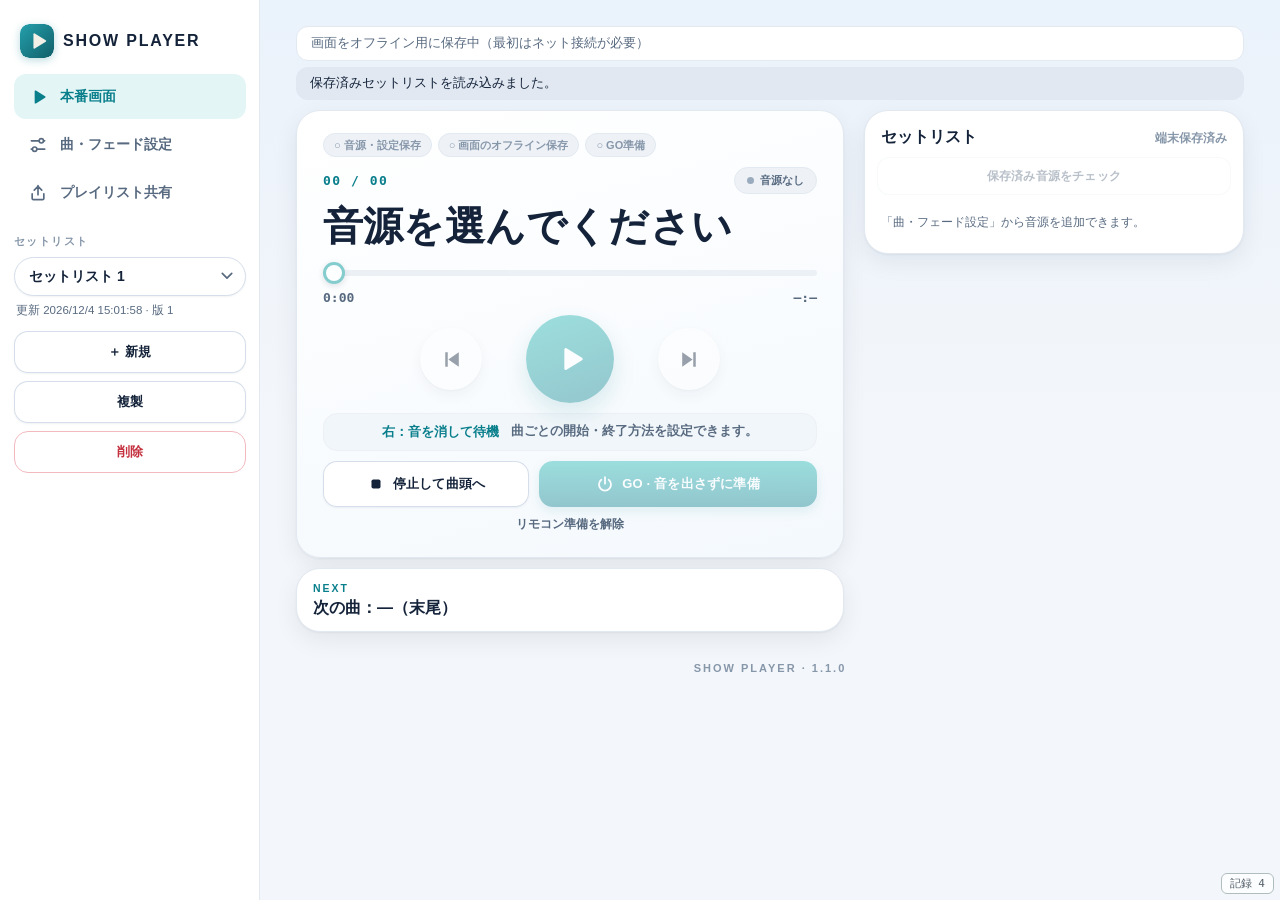
<file: index.html>
<!doctype html><html lang="ja"><head><meta charset="utf-8"><meta name="viewport" content="width=device-width,initial-scale=1,viewport-fit=cover"><meta name="theme-color" content="#f3f6fa"><meta name="apple-mobile-web-app-capable" content="yes"><meta name="apple-mobile-web-app-status-bar-style" content="default"><title>SHOW PLAYER</title><link rel="manifest" href="manifest.webmanifest"><link rel="stylesheet" href="player.css?v=146"><link rel="icon" type="image/png" href="icon-192.png"><link rel="apple-touch-icon" sizes="180x180" href="icon-180.png"></head><body><main>
<header class="top"><div class="brand"><svg class="logo" viewBox="0 0 48 48" aria-hidden="true"><defs><linearGradient id="lg" x1="0" y1="0" x2="1" y2="1"><stop offset="0" stop-color="#23a0ac"/><stop offset="1" stop-color="#115f69"/></linearGradient></defs><rect width="48" height="48" rx="13" fill="url(#lg)"/><path d="M19 14.5v19a1.2 1.2 0 0 0 1.8 1l15.5-9.5a1.2 1.2 0 0 0 0-2L20.800 13.500a1.200 1.200 0 0 0-1.800 1z" fill="#f3f0e8"/></svg><b>SHOW PLAYER</b></div><span class="pill version">1.1.0</span></header>
<div class="app-grid"><aside class="library-panel"><div class="tabs"><button id="liveTab" class="selected"><svg viewBox="0 0 24 24" aria-hidden="true"><path d="M8 5.2v13.6a1 1 0 0 0 1.5.86l11-6.8a1 1 0 0 0 0-1.72l-11-6.8A1 1 0 0 0 8 5.2z"/></svg>本番画面</button><button id="editTab"><svg viewBox="0 0 24 24" aria-hidden="true"><path d="M4 7h9M19 7h1M4 17h1M11 17h9" fill="none" stroke="currentColor" stroke-width="2" stroke-linecap="round"/><circle cx="16" cy="7" r="2.6" fill="none" stroke="currentColor" stroke-width="2"/><circle cx="8" cy="17" r="2.6" fill="none" stroke="currentColor" stroke-width="2"/></svg>曲・フェード設定</button><button id="shareTab"><svg viewBox="0 0 24 24" aria-hidden="true"><path d="M12 3v11M7.500 8.500L12 4l4.500 4.500M5 13v5.500A1.500 1.500 0 0 0 6.500 20h11a1.500 1.500 0 0 0 1.500-1.500V13" fill="none" stroke="currentColor" stroke-width="2" stroke-linecap="round" stroke-linejoin="round"/></svg>プレイリスト共有</button></div>
<div id="sideList" class="side-list panel"><div class="side-head"><label class="panel-title" for="listPicker">セットリスト</label></div><div class="side-pick"><select id="listPicker" class="list-picker"></select><button id="listMenu" class="icon-btn" type="button" aria-label="セットリストの管理（新規・複製・削除）" aria-expanded="false"><svg viewBox="0 0 24 24" aria-hidden="true"><path d="M12 15.2a3.2 3.2 0 1 0 0-6.4 3.2 3.2 0 0 0 0 6.4z" fill="none" stroke="currentColor" stroke-width="1.9"/><path d="M19.4 13.5a1.6 1.6 0 0 0 .3 1.8l.1.1a2 2 0 1 1-2.8 2.8l-.1-.1a1.6 1.6 0 0 0-1.8-.3 1.6 1.6 0 0 0-1 1.5V19a2 2 0 1 1-4 0v-.1a1.6 1.6 0 0 0-1-1.5 1.6 1.6 0 0 0-1.8.3l-.1.1a2 2 0 1 1-2.8-2.8l.1-.1a1.6 1.6 0 0 0 .3-1.8 1.6 1.6 0 0 0-1.5-1H5a2 2 0 1 1 0-4h.1a1.6 1.6 0 0 0 1.5-1 1.6 1.6 0 0 0-.3-1.8l-.1-.1a2 2 0 1 1 2.8-2.8l.1.1a1.6 1.6 0 0 0 1.8.3h.1a1.6 1.6 0 0 0 1-1.5V5a2 2 0 1 1 4 0v.1a1.6 1.6 0 0 0 1 1.5 1.6 1.6 0 0 0 1.8-.3l.1-.1a2 2 0 1 1 2.8 2.8l-.1.1a1.6 1.6 0 0 0-.3 1.8v.1a1.6 1.6 0 0 0 1.5 1H19a2 2 0 1 1 0 4h-.1a1.6 1.6 0 0 0-1.5 1z" fill="none" stroke="currentColor" stroke-width="1.5" stroke-linejoin="round"/></svg></button></div>
<p id="listVersion" class="small muted"></p>
<div class="library-actions"><button id="newList" class="secondary">＋ 新規</button><button id="duplicateList" class="secondary">複製</button><button id="deleteList" class="text-danger">削除</button></div>
</div>
</aside><div class="workspace"><div id="engineNote" class="banner" hidden></div><div class="status-row"><div id="offlineStatus" class="banner" role="status">オフライン準備を確認しています…</div><div id="notice" class="notice" role="status">音源を追加して始めてください。</div></div>
<section id="live" class="live-player"><div class="live-main"><div class="np-card"><div class="preparation" aria-label="本番前の準備"><span id="prepSaved">○ 音源・設定保存</span><span id="prepOffline">○ 画面のオフライン保存</span><span id="prepRemote">○ GO準備</span></div>
<div class="title-row"><span id="number" class="eyebrow">00 / 00</span><span id="state" class="pill">音源なし</span></div>
<h1 id="title">音源を選んでください</h1>
<input id="seek" class="seek-slider" type="range" min="0" max="0" step="0.01" value="0" aria-label="再生位置" disabled><p id="seekHint" class="small muted"></p><div class="progress" hidden><div id="progressBar"></div></div><div class="times"><span id="position">0:00</span><span id="duration">0:00</span></div>
<div class="transport"><button id="previous" class="skip" aria-label="曲頭・前曲"><svg viewBox="0 0 24 24" aria-hidden="true"><path d="M6 5h2.4v14H6zM19 5v14L9 12z"/></svg></button><button id="central" class="central" aria-label="再生・一時停止">▶</button><button id="next" class="skip" aria-label="フェードアウト・次曲"><svg viewBox="0 0 24 24" aria-hidden="true"><path d="M15.6 5H18v14h-2.4zM5 5v14l10-7z"/></svg></button></div>
<div class="hint"><b id="nextHint">右：再生を開始</b><p id="fadeStatus"></p></div>
<div class="action-row"><button id="stop" class="secondary"><svg viewBox="0 0 24 24" aria-hidden="true"><rect x="6" y="6" width="12" height="12" rx="2.4"/></svg>停止して曲頭へ</button><button id="go" class="primary">GO · 音を出さずに準備</button></div>
<div class="remote-row"><button id="releaseRemote" class="text-button">リモコン準備を解除</button><span id="remoteStatus" class="small muted"></span></div></div>
<div class="next-card"><div class="next-label">NEXT</div><p id="nextTitle" class="next-title">次の曲：—</p><p id="nextMeta" class="next-meta"></p></div>
<div id="selectionPanel" class="panel" hidden><p class="eyebrow">次に開始する曲</p><h2 id="selectedTitle"></h2><div class="selection-actions"><button id="activateSelected" class="primary">選んだ曲を再生 →</button><button id="cancelSelected" class="text-button">選択を解除</button></div></div></div>
<div class="sl-card"><div class="section-heading"><h2>セットリスト</h2><span id="saveStatus" class="small muted">未保存</span></div><button id="audioCheck" class="secondary">保存済み音源をチェック</button><div id="trackList"></div></div>
</section>
<section id="edit" hidden><div class="edit-title"><h2>音源と曲ごとの設定</h2><a class="manual-link" href="manual.html" target="_blank" rel="noopener">使い方マニュアル</a></div><div id="editorSaveStatus" class="banner" role="status">保存状態を確認しています…</div><label class="panel-title" for="listName">セットリスト名</label><input id="listName" class="name-input" type="text" placeholder="ショー名">
<div id="audioDropZone" class="audio-drop-zone" role="region" aria-label="音源ファイルの取り込み"><p><b>音源をここへドロップ</b></p><label class="primary file-label">＋ 音源を追加<input id="files" type="file" accept="audio/*,.mp3,.wav,.m4a,.aac,.aif,.aiff" multiple hidden></label></div><p id="importStatus" class="small muted"></p><div class="reuse-row"><select id="reusePicker" aria-label="保存済み音源を選択"></select><button id="reuseAdd" class="secondary">保存済み音源を追加</button></div>
<div class="order-panel"><h2>曲順</h2><div id="orderList"></div><p id="orderStatus" class="small muted" role="status"></p></div><div id="editList"></div>
<div class="edit-save"><button id="save" class="primary">設定を保存する</button><button id="back" class="secondary">保存して本番画面へ戻る</button><button id="testUnsaved" class="text-button">保存せず本番画面でテスト</button></div></section>
<section id="share" hidden><div class="edit-title"><h2>プレイリスト共有</h2></div>
<div class="panel share-card"><h3 class="share-h">ZIPで書き出す</h3><label class="panel-title" for="shareList">プレイリスト</label><select id="shareList" class="list-picker"></select><p id="shareInfo" class="small muted"></p><button id="shareExport" class="primary">ZIPで書き出す</button><progress id="shareExportBar" max="1" value="0" hidden></progress><p id="shareExportStatus" class="small muted" role="status"></p><button id="shareSave" class="secondary" hidden></button></div>
<div class="panel share-card"><h3 class="share-h">ZIPから読み込む</h3><div id="shareDrop" class="audio-drop-zone share-drop"><p><b>ZIPをここへドロップ</b></p><label class="primary file-label">ZIPから読み込む<input id="shareFile" type="file" accept=".zip,application/zip,application/x-zip-compressed" hidden></label></div><progress id="shareImportBar" max="1" value="0" hidden></progress><p id="shareImportStatus" class="small muted" role="status"></p></div>
</section>
<footer>SHOW PLAYER · 1.1.0</footer>
</div></div><audio id="audio" preload="auto" playsinline></audio><audio id="receiver" src="receiver-silence.wav" preload="auto" loop playsinline></audio>
</main><script type="module" src="player.mjs?v=146"></script></body></html>
</file>
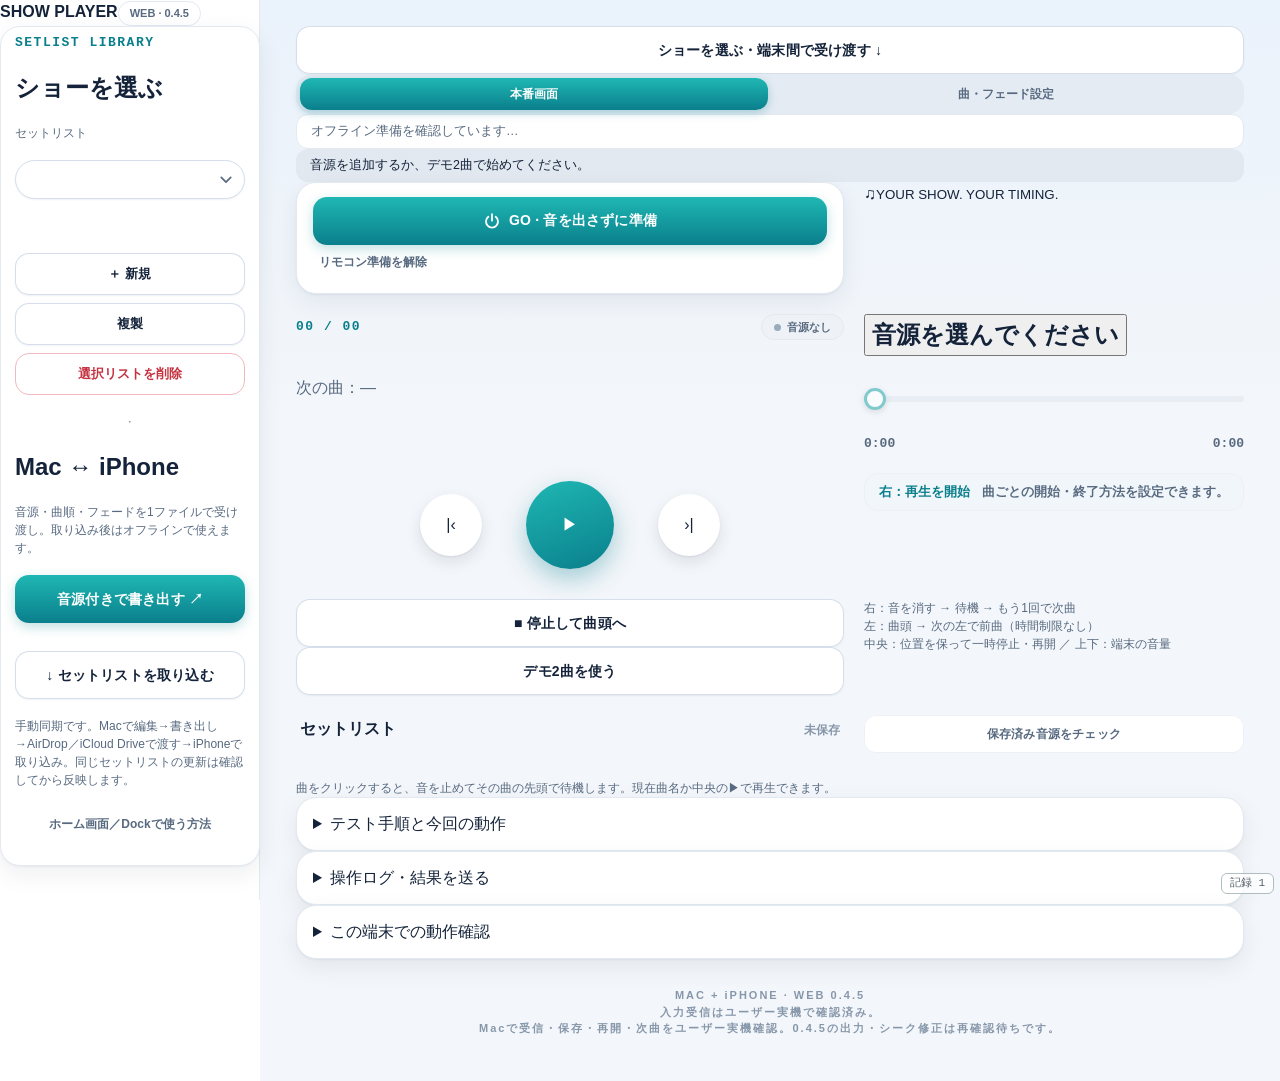
<file: releases/v045/index.html>
<!doctype html><html lang="ja"><head><base href="/"><meta charset="utf-8"><meta name="viewport" content="width=device-width,initial-scale=1,viewport-fit=cover"><meta name="theme-color" content="#101114"><meta name="apple-mobile-web-app-capable" content="yes"><title>SHOW PLAYER</title><link rel="manifest" href="manifest.webmanifest"><link rel="stylesheet" href="player.css?v=045"><link rel="icon" href="icon.svg"><link rel="apple-touch-icon" href="icon-192.png"></head><body><main>
<header><b>SHOW PLAYER<span class="dot"></span></b><span class="pill">WEB · 0.4.5</span></header>
<div class="app-grid"><aside class="library-panel panel">
<p class="eyebrow">SETLIST LIBRARY</p><h2>ショーを選ぶ</h2>
<label class="small muted" for="listPicker">セットリスト</label><select id="listPicker" class="list-picker"></select>
<p id="listVersion" class="small muted"></p>
<div class="library-actions"><button id="newList" class="secondary">＋ 新規</button><button id="duplicateList" class="secondary">複製</button><button id="deleteList" class="text-danger">選択リストを削除</button></div>
<hr><h2>Mac ↔ iPhone</h2><p class="small muted">音源・曲順・フェードを1ファイルで受け渡し。取り込み後はオフラインで使えます。</p>
<button id="exportShow" class="primary">音源付きで書き出す ↗</button><label class="secondary file-label">↓ セットリストを取り込む<input id="importShow" type="file" accept=".showplayer,application/octet-stream" hidden></label>
<p class="small muted">手動同期です。Macで編集→書き出し→AirDrop／iCloud Driveで渡す→iPhoneで取り込み。同じセットリストの更新は確認してから反映します。</p>
<button id="installGuide" class="text-button">ホーム画面／Dockで使う方法</button>
<p id="installText" class="small muted" hidden>iPhone：Safariの共有→ホーム画面に追加。Mac：対応するSafariでファイル→Dockに追加、またはChromeでアプリとしてインストール。追加後のアプリ内で音源を保存して、オフライン準備を確認してください。通常ブラウザと追加したアプリの保存領域が別になる場合があります。</p>
</aside><div class="workspace"><button id="mobileLibrary" class="secondary mobile-library-button">ショーを選ぶ・端末間で受け渡す ↓</button><div class="tabs"><button id="liveTab" class="selected">本番画面</button><button id="editTab">曲・フェード設定</button></div>
<div id="offlineStatus" class="banner" role="status">オフライン準備を確認しています…</div>
<div id="notice" class="notice" role="status">音源を追加するか、デモ2曲で始めてください。</div>
<section id="live">
<div class="panel"><button id="go" class="primary">GO · 音を出さずに準備</button><p id="remoteStatus" class="small muted">この画面を開くたび、最初にGOをクリックしてください。</p><button id="releaseRemote" class="text-button">リモコン準備を解除</button></div>
<div class="art"><span>♫</span><small>YOUR SHOW. YOUR TIMING.</small></div>
<div class="title-row"><span id="number" class="eyebrow">00 / 00</span><span id="state" class="pill">音源なし</span></div>
<h1><button id="title" class="title-play" aria-label="現在曲を再生・一時停止">音源を選んでください</button></h1><p id="nextTitle" class="muted">次の曲：—</p>
<input id="seek" class="seek-slider" type="range" min="0" max="0" step="0.01" value="0" aria-label="再生位置" disabled><p id="seekHint" class="small muted">再生位置をドラッグで調整できます。</p><div class="progress"><div id="progressBar"></div></div><div class="times"><span id="position">0:00</span><span id="duration">0:00</span></div>
<div class="transport"><button id="previous" aria-label="曲頭・前曲">|‹</button><button id="central" class="central" aria-label="再生・一時停止">▶</button><button id="next" aria-label="フェードアウト・次曲">›|</button></div>
<div class="hint"><b id="nextHint">右：再生を開始</b><p id="fadeStatus">曲ごとの開始・終了方法を設定できます。</p></div>
<div class="row"><button id="stop" class="secondary">■ 停止して曲頭へ</button><button id="demo" class="secondary">デモ2曲を使う</button></div>
<p class="small muted">右：音を消す → 待機 → もう1回で次曲<br>左：曲頭 → 次の左で前曲（時間制限なし）<br>中央：位置を保って一時停止・再開 ／ 上下：端末の音量</p>
<div class="section-heading"><h2>セットリスト</h2><span id="saveStatus" class="small muted">未保存</span></div><button id="audioCheck" class="secondary">保存済み音源をチェック</button><p class="small muted">曲をクリックすると、音を止めてその曲の先頭で待機します。現在曲名か中央の▶で再生できます。</p><div id="trackList"></div>
</section>
<section id="edit" hidden><h2>音源と曲ごとの設定</h2><label class="small muted" for="listName">セットリスト名</label><input id="listName" class="name-input" type="text" placeholder="ショー名"><p class="muted small">iPhoneの「ファイル」から複数選択できます。取り込んだ音源は端末内に保存し、アップロードしません。</p><label class="primary file-label">＋ 音源を追加<input id="files" type="file" accept="audio/*,.mp3,.wav,.m4a,.aac,.aif,.aiff" multiple hidden></label><p id="importStatus" class="small muted"></p><div class="reuse-row"><select id="reusePicker" aria-label="保存済み音源を選択"></select><button id="reuseAdd" class="secondary">保存済み音源を追加</button></div><div id="editList"></div><p class="small muted">フェードを選んだ曲は秒数も指定してください。スライダーより長い秒数は数値欄へ入力できます。初期設定はカットです。</p><button id="save" class="primary">設定を保存する</button><button id="back" class="secondary">保存して本番画面へ戻る</button><button id="testUnsaved" class="text-button">保存せず本番画面でテスト</button><p class="small muted">音源追加・削除・並び替えは停止中に行います。複数のセットリストを端末内へ保存できます。同じ音源は再利用します。</p></section>
<details class="panel"><summary>テスト手順と今回の動作</summary><ol><li>まずオンラインで音源を追加し、端末保存とオフライン準備の表示を確認。</li><li>設定画面で終了方法をフェードにして、試したい秒数を指定。</li><li>本番画面でGOをクリック（無音の準備）し、リモコン中央で再生。右1回で音が消えるか確認。次の右で次曲。</li><li>フェード中に右を押すと、フェードを完了して次の操作へ。中央なら音とフェードを止め、もう1回で続きから再開。</li><li>機内モードにし、Bluetoothをオンに戻す。ページを開き直して同じ操作を確認。</li></ol><p class="small muted">左で戻ると、再生中は再生、一時停止中は停止を維持します。曲戻しはカット。右・中央・停止を押すと「次の左は前曲」の状態を解除します。自然終了は自動で次曲へ進みません。最終曲の次も自動で先頭へ戻りません。</p><p class="small muted">無音待機中の中央は待機を維持します。次曲開始は右です。音源と設定はこのSafari／ホーム画面アプリ内の保存領域に置きます。サイトデータの削除やOSによる消去からの永続保証はまだありません。本番利用前の実機検証版です。</p><p class="small muted">GOは無音の受信用音声を維持する試作です。中央のOS再生／一時停止コマンドを同じ切替操作として扱います。電話や他アプリの音声で中断した場合は、停止してGOを押し直してください。</p><a href="remote-test.html">前のリモコン受信テスト</a></details>
<details class="panel"><summary>操作ログ・結果を送る</summary><div id="log" class="log"></div><button id="copy" class="secondary">結果をコピー</button><button id="download" class="secondary">JSONログを保存</button><textarea id="summary" readonly hidden aria-label="テスト結果"></textarea><p id="exportNotice" class="small muted"></p></details>
<details class="panel"><summary>この端末での動作確認</summary><p class="small muted">実際に試せた項目だけチェックしてください。MacとiPhoneそれぞれで確認します。</p><div id="checklist"></div></details>
<footer>MAC + iPHONE · WEB 0.4.5<p>入力受信はユーザー実機で確認済み。<br>Macで受信・保存・再開・次曲をユーザー実機確認。0.4.5の出力・シーク修正は再確認待ちです。</p></footer>
</div></div><audio id="audio" preload="auto" playsinline></audio><audio id="receiver" src="receiver-silence.wav" preload="auto" loop playsinline></audio>
<dialog id="exportDialog" class="transfer-dialog"><h2>受け渡しファイルを用意しました</h2><p id="exportDescription"></p><button id="shareShow" class="primary">AirDrop／共有で渡す</button><button id="downloadShow" class="secondary">ファイルに保存</button><button id="closeExport" class="text-button">閉じる</button></dialog>
<dialog id="importDialog" class="transfer-dialog"><h2>同じセットリストがあります</h2><p id="importDescription"></p><button id="replaceShow" class="primary">既存のセットリストを更新</button><button id="copyShow" class="secondary">別のコピーとして追加</button><button id="cancelImport" class="text-button">キャンセル</button></dialog>
</main><script type="module" src="player.mjs?v=045"></script></body></html>
</file>
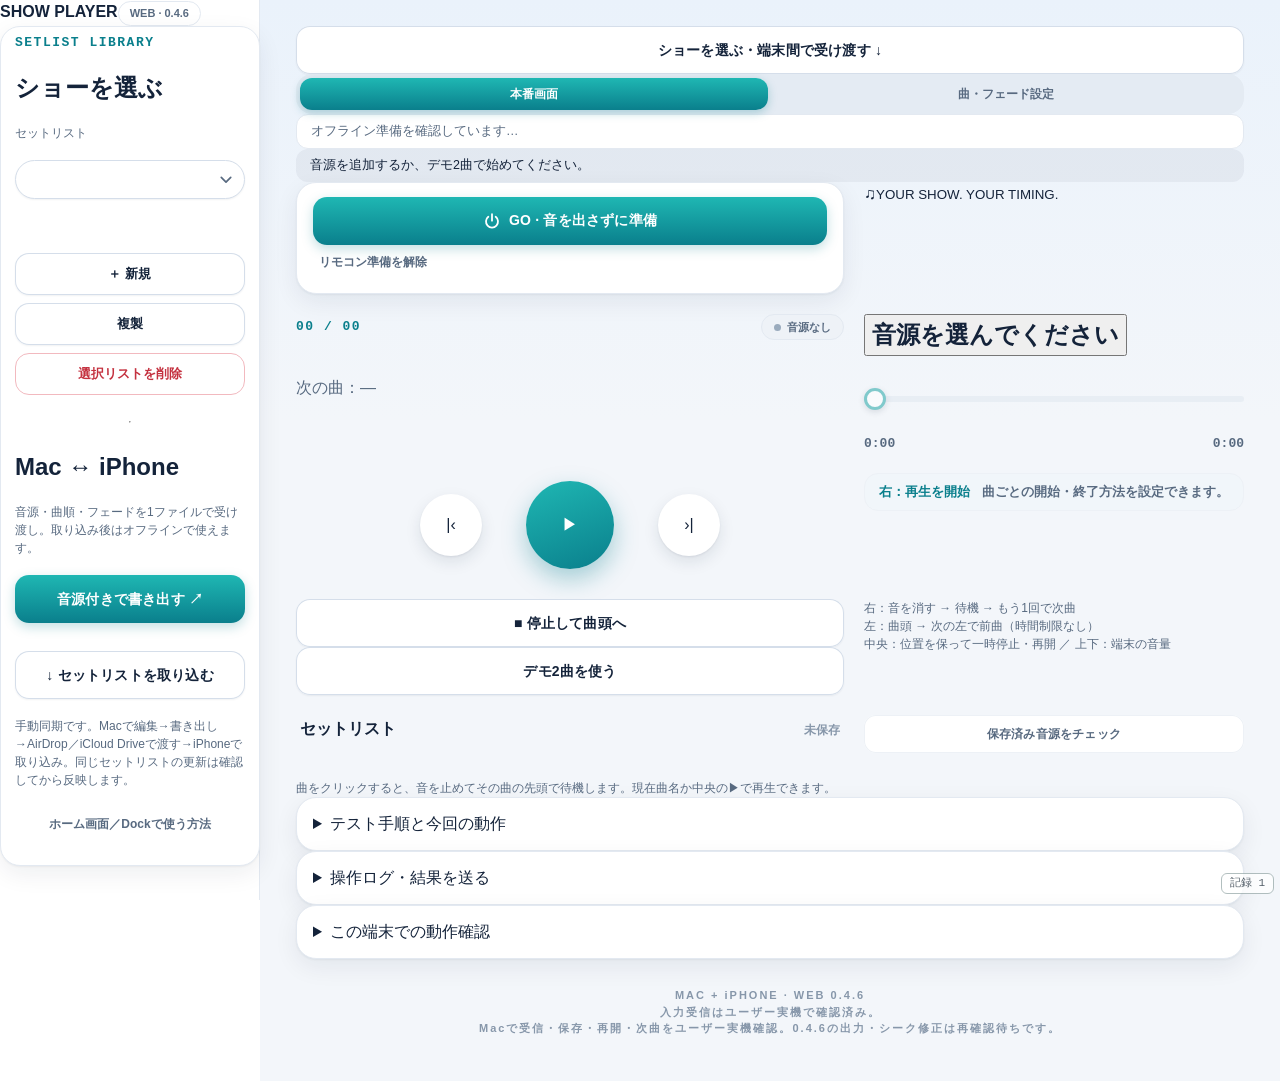
<file: releases/v046/index.html>
<!doctype html><html lang="ja"><head><base href="/"><meta charset="utf-8"><meta name="viewport" content="width=device-width,initial-scale=1,viewport-fit=cover"><meta name="theme-color" content="#101114"><meta name="apple-mobile-web-app-capable" content="yes"><title>SHOW PLAYER</title><link rel="manifest" href="manifest.webmanifest"><link rel="stylesheet" href="player.css?v=046"><link rel="icon" href="icon.svg"><link rel="apple-touch-icon" href="icon-192.png"></head><body><main>
<header><b>SHOW PLAYER<span class="dot"></span></b><span class="pill">WEB · 0.4.6</span></header>
<div class="app-grid"><aside class="library-panel panel">
<p class="eyebrow">SETLIST LIBRARY</p><h2>ショーを選ぶ</h2>
<label class="small muted" for="listPicker">セットリスト</label><select id="listPicker" class="list-picker"></select>
<p id="listVersion" class="small muted"></p>
<div class="library-actions"><button id="newList" class="secondary">＋ 新規</button><button id="duplicateList" class="secondary">複製</button><button id="deleteList" class="text-danger">選択リストを削除</button></div>
<hr><h2>Mac ↔ iPhone</h2><p class="small muted">音源・曲順・フェードを1ファイルで受け渡し。取り込み後はオフラインで使えます。</p>
<button id="exportShow" class="primary">音源付きで書き出す ↗</button><label class="secondary file-label">↓ セットリストを取り込む<input id="importShow" type="file" accept=".showplayer,application/octet-stream" hidden></label>
<p class="small muted">手動同期です。Macで編集→書き出し→AirDrop／iCloud Driveで渡す→iPhoneで取り込み。同じセットリストの更新は確認してから反映します。</p>
<button id="installGuide" class="text-button">ホーム画面／Dockで使う方法</button>
<p id="installText" class="small muted" hidden>iPhone：Safariの共有→ホーム画面に追加。Mac：対応するSafariでファイル→Dockに追加、またはChromeでアプリとしてインストール。追加後のアプリ内で音源を保存して、オフライン準備を確認してください。通常ブラウザと追加したアプリの保存領域が別になる場合があります。</p>
</aside><div class="workspace"><button id="mobileLibrary" class="secondary mobile-library-button">ショーを選ぶ・端末間で受け渡す ↓</button><div class="tabs"><button id="liveTab" class="selected">本番画面</button><button id="editTab">曲・フェード設定</button></div>
<div id="offlineStatus" class="banner" role="status">オフライン準備を確認しています…</div>
<div id="notice" class="notice" role="status">音源を追加するか、デモ2曲で始めてください。</div>
<section id="live">
<div class="panel"><button id="go" class="primary">GO · 音を出さずに準備</button><p id="remoteStatus" class="small muted">この画面を開くたび、最初にGOをクリックしてください。</p><button id="releaseRemote" class="text-button">リモコン準備を解除</button></div>
<div class="art"><span>♫</span><small>YOUR SHOW. YOUR TIMING.</small></div>
<div class="title-row"><span id="number" class="eyebrow">00 / 00</span><span id="state" class="pill">音源なし</span></div>
<h1><button id="title" class="title-play" aria-label="現在曲を再生・一時停止">音源を選んでください</button></h1><p id="nextTitle" class="muted">次の曲：—</p>
<input id="seek" class="seek-slider" type="range" min="0" max="0" step="0.01" value="0" aria-label="再生位置" disabled><p id="seekHint" class="small muted">再生位置をドラッグで調整できます。</p><div class="progress"><div id="progressBar"></div></div><div class="times"><span id="position">0:00</span><span id="duration">0:00</span></div>
<div class="transport"><button id="previous" aria-label="曲頭・前曲">|‹</button><button id="central" class="central" aria-label="再生・一時停止">▶</button><button id="next" aria-label="フェードアウト・次曲">›|</button></div>
<div class="hint"><b id="nextHint">右：再生を開始</b><p id="fadeStatus">曲ごとの開始・終了方法を設定できます。</p></div>
<div class="row"><button id="stop" class="secondary">■ 停止して曲頭へ</button><button id="demo" class="secondary">デモ2曲を使う</button></div>
<p class="small muted">右：音を消す → 待機 → もう1回で次曲<br>左：曲頭 → 次の左で前曲（時間制限なし）<br>中央：位置を保って一時停止・再開 ／ 上下：端末の音量</p>
<div class="section-heading"><h2>セットリスト</h2><span id="saveStatus" class="small muted">未保存</span></div><button id="audioCheck" class="secondary">保存済み音源をチェック</button><p class="small muted">曲をクリックすると、音を止めてその曲の先頭で待機します。現在曲名か中央の▶で再生できます。</p><div id="trackList"></div>
</section>
<section id="edit" hidden><h2>音源と曲ごとの設定</h2><div id="editorSaveStatus" class="banner" role="status">保存状態を確認しています…</div><p class="small muted">設定画面に入ると音を止め、現在曲と位置を保持します。戻っても自動再生しません。フェード途中で入った場合、そのフェードは終了します。戻って中央を押すと、保持した位置から変更後の開始方法で再生します。</p><label class="small muted" for="listName">セットリスト名</label><input id="listName" class="name-input" type="text" placeholder="ショー名"><p class="muted small">iPhoneの「ファイル」から複数選択できます。取り込んだ音源は端末内に保存し、アップロードしません。</p><label class="primary file-label">＋ 音源を追加<input id="files" type="file" accept="audio/*,.mp3,.wav,.m4a,.aac,.aif,.aiff" multiple hidden></label><p id="importStatus" class="small muted"></p><div class="reuse-row"><select id="reusePicker" aria-label="保存済み音源を選択"></select><button id="reuseAdd" class="secondary">保存済み音源を追加</button></div><div id="editList"></div><p class="small muted">フェードを選んだ曲は秒数も指定してください。スライダーより長い秒数は数値欄へ入力できます。初期設定はカットです。</p><button id="save" class="primary">設定を保存する</button><button id="back" class="secondary">保存して本番画面へ戻る</button><button id="testUnsaved" class="text-button">保存せず本番画面でテスト</button><p class="small muted">音源追加・削除・並び替えは音を止めた設定画面で行います。複数のセットリストを端末内へ保存できます。同じ音源は再利用します。</p></section>
<details class="panel"><summary>テスト手順と今回の動作</summary><ol><li>まずオンラインで音源を追加し、端末保存とオフライン準備の表示を確認。</li><li>設定画面で終了方法をフェードにして、試したい秒数を指定。</li><li>本番画面でGOをクリック（無音の準備）し、リモコン中央で再生。右1回で音が消えるか確認。次の右で次曲。</li><li>フェード中に右を押すと、フェードを完了して次の操作へ。中央なら音とフェードを止め、もう1回で続きから再開。</li><li>機内モードにし、Bluetoothをオンに戻す。ページを開き直して同じ操作を確認。</li></ol><p class="small muted">左で戻ると、再生中は再生、一時停止中は停止を維持します。曲戻しはカット。右・中央・停止を押すと「次の左は前曲」の状態を解除します。自然終了は自動で次曲へ進みません。最終曲の次も自動で先頭へ戻りません。</p><p class="small muted">無音待機中の中央は待機を維持します。次曲開始は右です。音源と設定はこのSafari／ホーム画面アプリ内の保存領域に置きます。サイトデータの削除やOSによる消去からの永続保証はまだありません。本番利用前の実機検証版です。</p><p class="small muted">GOは無音の受信用音声を維持する試作です。中央のOS再生／一時停止コマンドを同じ切替操作として扱います。電話や他アプリの音声で中断した場合は、停止してGOを押し直してください。</p><a href="remote-test.html">前のリモコン受信テスト</a></details>
<details class="panel"><summary>操作ログ・結果を送る</summary><div id="log" class="log"></div><button id="copy" class="secondary">結果をコピー</button><button id="download" class="secondary">JSONログを保存</button><textarea id="summary" readonly hidden aria-label="テスト結果"></textarea><p id="exportNotice" class="small muted"></p></details>
<details class="panel"><summary>この端末での動作確認</summary><p class="small muted">実際に試せた項目だけチェックしてください。MacとiPhoneそれぞれで確認します。</p><div id="checklist"></div></details>
<footer>MAC + iPHONE · WEB 0.4.6<p>入力受信はユーザー実機で確認済み。<br>Macで受信・保存・再開・次曲をユーザー実機確認。0.4.6の出力・シーク修正は再確認待ちです。</p></footer>
</div></div><audio id="audio" preload="auto" playsinline></audio><audio id="receiver" src="receiver-silence.wav" preload="auto" loop playsinline></audio>
<dialog id="exportDialog" class="transfer-dialog"><h2>受け渡しファイルを用意しました</h2><p id="exportDescription"></p><button id="shareShow" class="primary">AirDrop／共有で渡す</button><button id="downloadShow" class="secondary">ファイルに保存</button><button id="closeExport" class="text-button">閉じる</button></dialog>
<dialog id="importDialog" class="transfer-dialog"><h2>同じセットリストがあります</h2><p id="importDescription"></p><button id="replaceShow" class="primary">既存のセットリストを更新</button><button id="copyShow" class="secondary">別のコピーとして追加</button><button id="cancelImport" class="text-button">キャンセル</button></dialog>
</main><script type="module" src="player.mjs?v=046"></script></body></html>
</file>
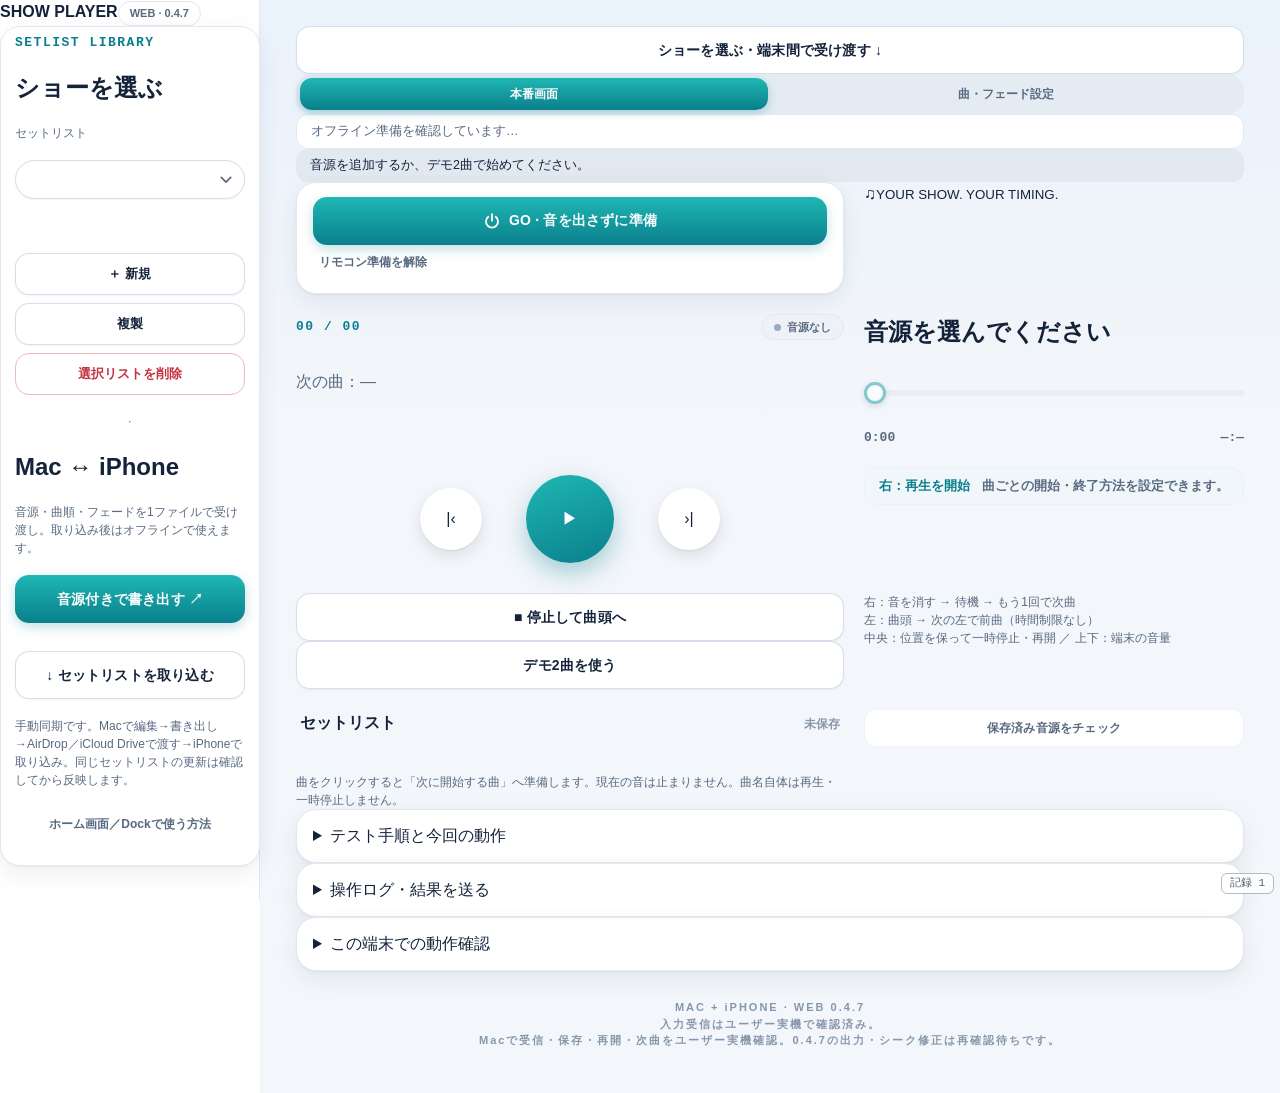
<file: releases/v047/index.html>
<!doctype html><html lang="ja"><head><base href="/"><meta charset="utf-8"><meta name="viewport" content="width=device-width,initial-scale=1,viewport-fit=cover"><meta name="theme-color" content="#101114"><meta name="apple-mobile-web-app-capable" content="yes"><title>SHOW PLAYER</title><link rel="manifest" href="manifest.webmanifest"><link rel="stylesheet" href="player.css?v=047"><link rel="icon" href="icon.svg"><link rel="apple-touch-icon" href="icon-192.png"></head><body><main>
<header><b>SHOW PLAYER<span class="dot"></span></b><span class="pill">WEB · 0.4.7</span></header>
<div class="app-grid"><aside class="library-panel panel">
<p class="eyebrow">SETLIST LIBRARY</p><h2>ショーを選ぶ</h2>
<label class="small muted" for="listPicker">セットリスト</label><select id="listPicker" class="list-picker"></select>
<p id="listVersion" class="small muted"></p>
<div class="library-actions"><button id="newList" class="secondary">＋ 新規</button><button id="duplicateList" class="secondary">複製</button><button id="deleteList" class="text-danger">選択リストを削除</button></div>
<hr><h2>Mac ↔ iPhone</h2><p class="small muted">音源・曲順・フェードを1ファイルで受け渡し。取り込み後はオフラインで使えます。</p>
<button id="exportShow" class="primary">音源付きで書き出す ↗</button><label class="secondary file-label">↓ セットリストを取り込む<input id="importShow" type="file" accept=".showplayer,application/octet-stream" hidden></label>
<p class="small muted">手動同期です。Macで編集→書き出し→AirDrop／iCloud Driveで渡す→iPhoneで取り込み。同じセットリストの更新は確認してから反映します。</p>
<button id="installGuide" class="text-button">ホーム画面／Dockで使う方法</button>
<p id="installText" class="small muted" hidden>iPhone：Safariの共有→ホーム画面に追加。Mac：対応するSafariでファイル→Dockに追加、またはChromeでアプリとしてインストール。追加後のアプリ内で音源を保存して、オフライン準備を確認してください。通常ブラウザと追加したアプリの保存領域が別になる場合があります。</p>
</aside><div class="workspace"><button id="mobileLibrary" class="secondary mobile-library-button">ショーを選ぶ・端末間で受け渡す ↓</button><div class="tabs"><button id="liveTab" class="selected">本番画面</button><button id="editTab">曲・フェード設定</button></div>
<div id="offlineStatus" class="banner" role="status">オフライン準備を確認しています…</div>
<div id="notice" class="notice" role="status">音源を追加するか、デモ2曲で始めてください。</div>
<section id="live">
<div class="panel"><button id="go" class="primary">GO · 音を出さずに準備</button><p id="remoteStatus" class="small muted">この画面を開くたび、最初にGOをクリックしてください。</p><button id="releaseRemote" class="text-button">リモコン準備を解除</button></div>
<div class="art"><span>♫</span><small>YOUR SHOW. YOUR TIMING.</small></div>
<div class="title-row"><span id="number" class="eyebrow">00 / 00</span><span id="state" class="pill">音源なし</span></div>
<h1 id="title">音源を選んでください</h1><div id="selectionPanel" class="panel" hidden><p class="eyebrow">次に開始する曲</p><h2 id="selectedTitle"></h2><button id="activateSelected" class="primary">選んだ曲を再生 →</button><button id="cancelSelected" class="text-button">選択を解除</button><p class="small muted">選択だけでは現在の音は止まりません。上のボタンで現在曲を止め、選んだ曲を開始設定どおりに再生します。リモコン右なら、フェードアウト→待機→もう1回で選んだ曲を開始します。</p></div><p id="nextTitle" class="muted">次の曲：—</p>
<input id="seek" class="seek-slider" type="range" min="0" max="0" step="0.01" value="0" aria-label="再生位置" disabled><p id="seekHint" class="small muted">再生位置をドラッグで調整できます。</p><div class="progress"><div id="progressBar"></div></div><div class="times"><span id="position">0:00</span><span id="duration">0:00</span></div>
<div class="transport"><button id="previous" aria-label="曲頭・前曲">|‹</button><button id="central" class="central" aria-label="再生・一時停止">▶</button><button id="next" aria-label="フェードアウト・次曲">›|</button></div>
<div class="hint"><b id="nextHint">右：再生を開始</b><p id="fadeStatus">曲ごとの開始・終了方法を設定できます。</p></div>
<div class="row"><button id="stop" class="secondary">■ 停止して曲頭へ</button><button id="demo" class="secondary">デモ2曲を使う</button></div>
<p class="small muted">右：音を消す → 待機 → もう1回で次曲<br>左：曲頭 → 次の左で前曲（時間制限なし）<br>中央：位置を保って一時停止・再開 ／ 上下：端末の音量</p>
<div class="section-heading"><h2>セットリスト</h2><span id="saveStatus" class="small muted">未保存</span></div><button id="audioCheck" class="secondary">保存済み音源をチェック</button><p class="small muted">曲をクリックすると「次に開始する曲」へ準備します。現在の音は止まりません。曲名自体は再生・一時停止しません。</p><div id="trackList"></div>
</section>
<section id="edit" hidden><h2>音源と曲ごとの設定</h2><div id="editorSaveStatus" class="banner" role="status">保存状態を確認しています…</div><p class="small muted">設定画面に入ると音を止め、現在曲と位置を保持します。戻っても自動再生しません。フェード途中で入った場合、そのフェードは終了します。戻って中央を押すと、保持した位置から変更後の開始方法で再生します。</p><label class="small muted" for="listName">セットリスト名</label><input id="listName" class="name-input" type="text" placeholder="ショー名"><p class="muted small">iPhoneの「ファイル」から複数選択できます。取り込んだ音源は端末内に保存し、アップロードしません。</p><label class="primary file-label">＋ 音源を追加<input id="files" type="file" accept="audio/*,.mp3,.wav,.m4a,.aac,.aif,.aiff" multiple hidden></label><p id="importStatus" class="small muted"></p><div class="reuse-row"><select id="reusePicker" aria-label="保存済み音源を選択"></select><button id="reuseAdd" class="secondary">保存済み音源を追加</button></div><div id="editList"></div><p class="small muted">フェードを選んだ曲は秒数も指定してください。スライダーより長い秒数は数値欄へ入力できます。初期設定はカットです。</p><button id="save" class="primary">設定を保存する</button><button id="back" class="secondary">保存して本番画面へ戻る</button><button id="testUnsaved" class="text-button">保存せず本番画面でテスト</button><p class="small muted">音源追加・削除・並び替えは音を止めた設定画面で行います。複数のセットリストを端末内へ保存できます。同じ音源は再利用します。</p></section>
<details class="panel"><summary>テスト手順と今回の動作</summary><ol><li>まずオンラインで音源を追加し、端末保存とオフライン準備の表示を確認。</li><li>設定画面で終了方法をフェードにして、試したい秒数を指定。</li><li>本番画面でGOをクリック（無音の準備）し、リモコン中央で再生。右1回で音が消えるか確認。次の右で次曲。</li><li>フェード中に右を押すと、フェードを完了して次の操作へ。中央なら音とフェードを止め、もう1回で続きから再開。</li><li>機内モードにし、Bluetoothをオンに戻す。ページを開き直して同じ操作を確認。</li></ol><p class="small muted">左で戻ると、再生中は再生、一時停止中は停止を維持します。曲戻しはカット。右・中央・停止を押すと「次の左は前曲」の状態を解除します。自然終了は自動で次曲へ進みません。最終曲の次も自動で先頭へ戻りません。</p><p class="small muted">無音待機中の中央は待機を維持します。次曲開始は右です。音源と設定はこのSafari／ホーム画面アプリ内の保存領域に置きます。サイトデータの削除やOSによる消去からの永続保証はまだありません。本番利用前の実機検証版です。</p><p class="small muted">GOは無音の受信用音声を維持する試作です。中央のOS再生／一時停止コマンドを同じ切替操作として扱います。電話や他アプリの音声で中断した場合は、停止してGOを押し直してください。</p><a href="remote-test.html">前のリモコン受信テスト</a></details>
<details class="panel"><summary>操作ログ・結果を送る</summary><div id="log" class="log"></div><button id="copy" class="secondary">結果をコピー</button><button id="download" class="secondary">JSONログを保存</button><textarea id="summary" readonly hidden aria-label="テスト結果"></textarea><p id="exportNotice" class="small muted"></p></details>
<details class="panel"><summary>この端末での動作確認</summary><p class="small muted">実際に試せた項目だけチェックしてください。MacとiPhoneそれぞれで確認します。</p><div id="checklist"></div></details>
<footer>MAC + iPHONE · WEB 0.4.7<p>入力受信はユーザー実機で確認済み。<br>Macで受信・保存・再開・次曲をユーザー実機確認。0.4.7の出力・シーク修正は再確認待ちです。</p></footer>
</div></div><audio id="audio" preload="auto" playsinline></audio><audio id="receiver" src="receiver-silence.wav" preload="auto" loop playsinline></audio>
<dialog id="exportDialog" class="transfer-dialog"><h2>受け渡しファイルを用意しました</h2><p id="exportDescription"></p><button id="shareShow" class="primary">AirDrop／共有で渡す</button><button id="downloadShow" class="secondary">ファイルに保存</button><button id="closeExport" class="text-button">閉じる</button></dialog>
<dialog id="importDialog" class="transfer-dialog"><h2>同じセットリストがあります</h2><p id="importDescription"></p><button id="replaceShow" class="primary">既存のセットリストを更新</button><button id="copyShow" class="secondary">別のコピーとして追加</button><button id="cancelImport" class="text-button">キャンセル</button></dialog>
</main><script type="module" src="player.mjs?v=047"></script></body></html>
</file>
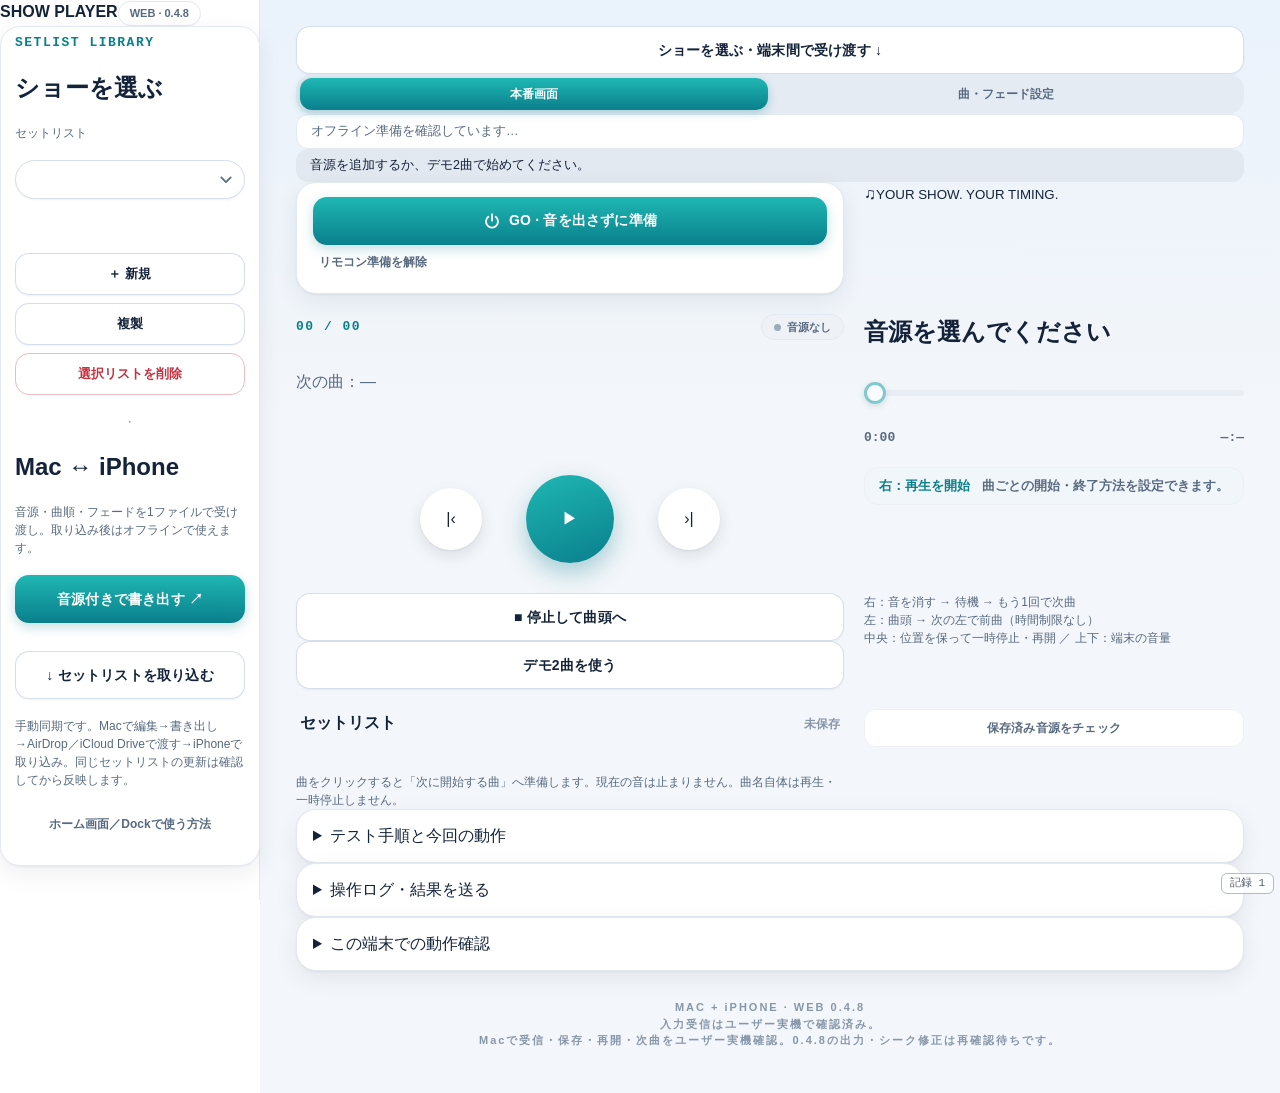
<file: releases/v048/index.html>
<!doctype html><html lang="ja"><head><base href="/"><meta charset="utf-8"><meta name="viewport" content="width=device-width,initial-scale=1,viewport-fit=cover"><meta name="theme-color" content="#101114"><meta name="apple-mobile-web-app-capable" content="yes"><title>SHOW PLAYER</title><link rel="manifest" href="manifest.webmanifest"><link rel="stylesheet" href="player.css?v=048"><link rel="icon" href="icon.svg"><link rel="apple-touch-icon" href="icon-192.png"></head><body><main>
<header><b>SHOW PLAYER<span class="dot"></span></b><span class="pill">WEB · 0.4.8</span></header>
<div class="app-grid"><aside class="library-panel panel">
<p class="eyebrow">SETLIST LIBRARY</p><h2>ショーを選ぶ</h2>
<label class="small muted" for="listPicker">セットリスト</label><select id="listPicker" class="list-picker"></select>
<p id="listVersion" class="small muted"></p>
<div class="library-actions"><button id="newList" class="secondary">＋ 新規</button><button id="duplicateList" class="secondary">複製</button><button id="deleteList" class="text-danger">選択リストを削除</button></div>
<hr><h2>Mac ↔ iPhone</h2><p class="small muted">音源・曲順・フェードを1ファイルで受け渡し。取り込み後はオフラインで使えます。</p>
<button id="exportShow" class="primary">音源付きで書き出す ↗</button><label class="secondary file-label">↓ セットリストを取り込む<input id="importShow" type="file" accept=".showplayer,application/octet-stream" hidden></label>
<p class="small muted">手動同期です。Macで編集→書き出し→AirDrop／iCloud Driveで渡す→iPhoneで取り込み。同じセットリストの更新は確認してから反映します。</p>
<button id="installGuide" class="text-button">ホーム画面／Dockで使う方法</button>
<p id="installText" class="small muted" hidden>iPhone：Safariの共有→ホーム画面に追加。Mac：対応するSafariでファイル→Dockに追加、またはChromeでアプリとしてインストール。追加後のアプリ内で音源を保存して、オフライン準備を確認してください。通常ブラウザと追加したアプリの保存領域が別になる場合があります。</p>
</aside><div class="workspace"><button id="mobileLibrary" class="secondary mobile-library-button">ショーを選ぶ・端末間で受け渡す ↓</button><div class="tabs"><button id="liveTab" class="selected">本番画面</button><button id="editTab">曲・フェード設定</button></div>
<div id="offlineStatus" class="banner" role="status">オフライン準備を確認しています…</div>
<div id="notice" class="notice" role="status">音源を追加するか、デモ2曲で始めてください。</div>
<section id="live">
<div class="panel"><button id="go" class="primary">GO · 音を出さずに準備</button><p id="remoteStatus" class="small muted">この画面を開くたび、最初にGOをクリックしてください。</p><button id="releaseRemote" class="text-button">リモコン準備を解除</button></div>
<div class="art"><span>♫</span><small>YOUR SHOW. YOUR TIMING.</small></div>
<div class="title-row"><span id="number" class="eyebrow">00 / 00</span><span id="state" class="pill">音源なし</span></div>
<h1 id="title">音源を選んでください</h1><div id="selectionPanel" class="panel" hidden><p class="eyebrow">次に開始する曲</p><h2 id="selectedTitle"></h2><button id="activateSelected" class="primary">選んだ曲を再生 →</button><button id="cancelSelected" class="text-button">選択を解除</button><p class="small muted">選択だけでは現在の音は止まりません。上のボタンで現在曲を止め、選んだ曲を開始設定どおりに再生します。リモコン右なら、フェードアウト→待機→もう1回で選んだ曲を開始します。</p></div><p id="nextTitle" class="muted">次の曲：—</p>
<input id="seek" class="seek-slider" type="range" min="0" max="0" step="0.01" value="0" aria-label="再生位置" disabled><p id="seekHint" class="small muted">再生位置をドラッグで調整できます。</p><div class="progress"><div id="progressBar"></div></div><div class="times"><span id="position">0:00</span><span id="duration">0:00</span></div>
<div class="transport"><button id="previous" aria-label="曲頭・前曲">|‹</button><button id="central" class="central" aria-label="再生・一時停止">▶</button><button id="next" aria-label="フェードアウト・次曲">›|</button></div>
<div class="hint"><b id="nextHint">右：再生を開始</b><p id="fadeStatus">曲ごとの開始・終了方法を設定できます。</p></div>
<div class="row"><button id="stop" class="secondary">■ 停止して曲頭へ</button><button id="demo" class="secondary">デモ2曲を使う</button></div>
<p class="small muted">右：音を消す → 待機 → もう1回で次曲<br>左：曲頭 → 次の左で前曲（時間制限なし）<br>中央：位置を保って一時停止・再開 ／ 上下：端末の音量</p>
<div class="section-heading"><h2>セットリスト</h2><span id="saveStatus" class="small muted">未保存</span></div><button id="audioCheck" class="secondary">保存済み音源をチェック</button><p class="small muted">曲をクリックすると「次に開始する曲」へ準備します。現在の音は止まりません。曲名自体は再生・一時停止しません。</p><div id="trackList"></div>
</section>
<section id="edit" hidden><h2>音源と曲ごとの設定</h2><div id="editorSaveStatus" class="banner" role="status">保存状態を確認しています…</div><p class="small muted">設定画面に入ると音を止め、現在曲と位置を保持します。戻っても自動再生しません。フェード途中で入った場合、そのフェードは終了します。戻って中央を押すと、保持した位置から変更後の開始方法で再生します。</p><label class="small muted" for="listName">セットリスト名</label><input id="listName" class="name-input" type="text" placeholder="ショー名"><p class="muted small">iPhoneの「ファイル」から複数選択できます。取り込んだ音源は端末内に保存し、アップロードしません。</p><div id="audioDropZone" class="audio-drop-zone" role="region" aria-label="音源ファイルの取り込み"><p><b>複数の音源ファイルをここへドロップ</b></p><p class="small muted">PC：Finderなどでまとめて選択してドラッグ。iPhone：下のボタンから「ファイル」で複数選択。</p><label class="primary file-label">＋ 音源を追加<input id="files" type="file" accept="audio/*,.mp3,.wav,.m4a,.aac,.aif,.aiff" multiple hidden></label></div><p id="importStatus" class="small muted"></p><div class="reuse-row"><select id="reusePicker" aria-label="保存済み音源を選択"></select><button id="reuseAdd" class="secondary">保存済み音源を追加</button></div><div class="order-panel"><h2>曲順を並べ替える</h2><p class="small muted">≡を押して上下に動かし、離すと入れ替わります。↑↓でも移動できます。</p><div id="orderList"></div><p id="orderStatus" class="small muted" role="status"></p></div><div id="editList"></div><p class="small muted">フェードを選んだ曲は秒数も指定してください。スライダーより長い秒数は数値欄へ入力できます。初期設定はカットです。</p><button id="save" class="primary">設定を保存する</button><button id="back" class="secondary">保存して本番画面へ戻る</button><button id="testUnsaved" class="text-button">保存せず本番画面でテスト</button><p class="small muted">音源追加・削除・並び替えは音を止めた設定画面で行います。複数のセットリストを端末内へ保存できます。同じ音源は再利用します。</p></section>
<details class="panel"><summary>テスト手順と今回の動作</summary><ol><li>まずオンラインで音源を追加し、端末保存とオフライン準備の表示を確認。</li><li>設定画面で終了方法をフェードにして、試したい秒数を指定。</li><li>本番画面でGOをクリック（無音の準備）し、リモコン中央で再生。右1回で音が消えるか確認。次の右で次曲。</li><li>フェード中に右を押すと、フェードを完了して次の操作へ。中央なら音とフェードを止め、もう1回で続きから再開。</li><li>機内モードにし、Bluetoothをオンに戻す。ページを開き直して同じ操作を確認。</li></ol><p class="small muted">左で戻ると、再生中は再生、一時停止中は停止を維持します。曲戻しはカット。右・中央・停止を押すと「次の左は前曲」の状態を解除します。自然終了は自動で次曲へ進みません。最終曲の次も自動で先頭へ戻りません。</p><p class="small muted">無音待機中の中央は待機を維持します。次曲開始は右です。音源と設定はこのSafari／ホーム画面アプリ内の保存領域に置きます。サイトデータの削除やOSによる消去からの永続保証はまだありません。本番利用前の実機検証版です。</p><p class="small muted">GOは無音の受信用音声を維持する試作です。中央のOS再生／一時停止コマンドを同じ切替操作として扱います。電話や他アプリの音声で中断した場合は、停止してGOを押し直してください。</p><a href="remote-test.html">前のリモコン受信テスト</a></details>
<details class="panel"><summary>操作ログ・結果を送る</summary><div id="log" class="log"></div><button id="copy" class="secondary">結果をコピー</button><button id="download" class="secondary">JSONログを保存</button><textarea id="summary" readonly hidden aria-label="テスト結果"></textarea><p id="exportNotice" class="small muted"></p></details>
<details class="panel"><summary>この端末での動作確認</summary><p class="small muted">実際に試せた項目だけチェックしてください。MacとiPhoneそれぞれで確認します。</p><div id="checklist"></div></details>
<footer>MAC + iPHONE · WEB 0.4.8<p>入力受信はユーザー実機で確認済み。<br>Macで受信・保存・再開・次曲をユーザー実機確認。0.4.8の出力・シーク修正は再確認待ちです。</p></footer>
</div></div><audio id="audio" preload="auto" playsinline></audio><audio id="receiver" src="receiver-silence.wav" preload="auto" loop playsinline></audio>
<dialog id="exportDialog" class="transfer-dialog"><h2>受け渡しファイルを用意しました</h2><p id="exportDescription"></p><button id="shareShow" class="primary">AirDrop／共有で渡す</button><button id="downloadShow" class="secondary">ファイルに保存</button><button id="closeExport" class="text-button">閉じる</button></dialog>
<dialog id="importDialog" class="transfer-dialog"><h2>同じセットリストがあります</h2><p id="importDescription"></p><button id="replaceShow" class="primary">既存のセットリストを更新</button><button id="copyShow" class="secondary">別のコピーとして追加</button><button id="cancelImport" class="text-button">キャンセル</button></dialog>
</main><script type="module" src="player.mjs?v=048"></script></body></html>
</file>
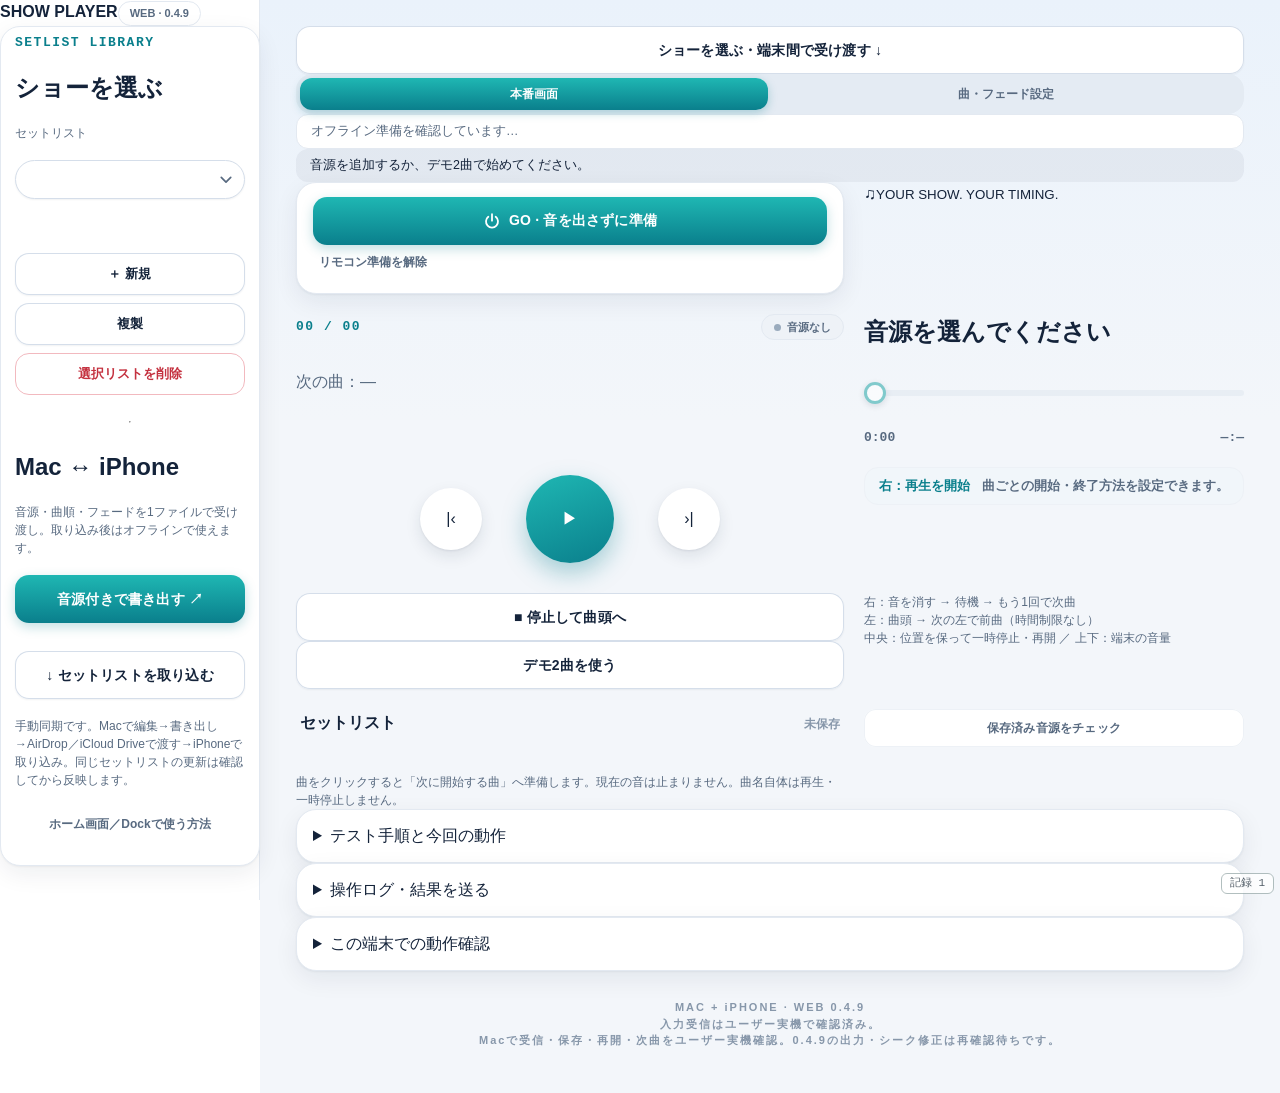
<file: releases/v049/index.html>
<!doctype html><html lang="ja"><head><base href="/"><meta charset="utf-8"><meta name="viewport" content="width=device-width,initial-scale=1,viewport-fit=cover"><meta name="theme-color" content="#101114"><meta name="apple-mobile-web-app-capable" content="yes"><title>SHOW PLAYER</title><link rel="manifest" href="manifest.webmanifest"><link rel="stylesheet" href="player.css?v=049"><link rel="icon" href="icon.svg"><link rel="apple-touch-icon" href="icon-192.png"></head><body><main>
<header><b>SHOW PLAYER<span class="dot"></span></b><span class="pill">WEB · 0.4.9</span></header>
<div class="app-grid"><aside class="library-panel panel">
<p class="eyebrow">SETLIST LIBRARY</p><h2>ショーを選ぶ</h2>
<label class="small muted" for="listPicker">セットリスト</label><select id="listPicker" class="list-picker"></select>
<p id="listVersion" class="small muted"></p>
<div class="library-actions"><button id="newList" class="secondary">＋ 新規</button><button id="duplicateList" class="secondary">複製</button><button id="deleteList" class="text-danger">選択リストを削除</button></div>
<hr><h2>Mac ↔ iPhone</h2><p class="small muted">音源・曲順・フェードを1ファイルで受け渡し。取り込み後はオフラインで使えます。</p>
<button id="exportShow" class="primary">音源付きで書き出す ↗</button><label class="secondary file-label">↓ セットリストを取り込む<input id="importShow" type="file" accept=".showplayer,application/octet-stream" hidden></label>
<p class="small muted">手動同期です。Macで編集→書き出し→AirDrop／iCloud Driveで渡す→iPhoneで取り込み。同じセットリストの更新は確認してから反映します。</p>
<button id="installGuide" class="text-button">ホーム画面／Dockで使う方法</button>
<p id="installText" class="small muted" hidden>iPhone：Safariの共有→ホーム画面に追加。Mac：対応するSafariでファイル→Dockに追加、またはChromeでアプリとしてインストール。追加後のアプリ内で音源を保存して、オフライン準備を確認してください。通常ブラウザと追加したアプリの保存領域が別になる場合があります。</p>
</aside><div class="workspace"><button id="mobileLibrary" class="secondary mobile-library-button">ショーを選ぶ・端末間で受け渡す ↓</button><div class="tabs"><button id="liveTab" class="selected">本番画面</button><button id="editTab">曲・フェード設定</button></div>
<div id="engineNote" class="banner" hidden>iPhone 再開対策テスト · 音声データから再開<br>最初のGOと曲変更時に読み込み時間がかかる場合があります。実機確認用です。<br><a href="/releases/v049/index.html">通常方式で開く</a></div><div id="offlineStatus" class="banner" role="status">オフライン準備を確認しています…</div>
<div id="notice" class="notice" role="status">音源を追加するか、デモ2曲で始めてください。</div>
<section id="live">
<div class="panel"><button id="go" class="primary">GO · 音を出さずに準備</button><p id="remoteStatus" class="small muted">この画面を開くたび、最初にGOをクリックしてください。</p><button id="releaseRemote" class="text-button">リモコン準備を解除</button></div>
<div class="art"><span>♫</span><small>YOUR SHOW. YOUR TIMING.</small></div>
<div class="title-row"><span id="number" class="eyebrow">00 / 00</span><span id="state" class="pill">音源なし</span></div>
<h1 id="title">音源を選んでください</h1><div id="selectionPanel" class="panel" hidden><p class="eyebrow">次に開始する曲</p><h2 id="selectedTitle"></h2><button id="activateSelected" class="primary">選んだ曲を再生 →</button><button id="cancelSelected" class="text-button">選択を解除</button><p class="small muted">選択だけでは現在の音は止まりません。上のボタンで現在曲を止め、選んだ曲を開始設定どおりに再生します。リモコン右なら、フェードアウト→待機→もう1回で選んだ曲を開始します。</p></div><p id="nextTitle" class="muted">次の曲：—</p>
<input id="seek" class="seek-slider" type="range" min="0" max="0" step="0.01" value="0" aria-label="再生位置" disabled><p id="seekHint" class="small muted">再生位置をドラッグで調整できます。</p><div class="progress"><div id="progressBar"></div></div><div class="times"><span id="position">0:00</span><span id="duration">0:00</span></div>
<div class="transport"><button id="previous" aria-label="曲頭・前曲">|‹</button><button id="central" class="central" aria-label="再生・一時停止">▶</button><button id="next" aria-label="フェードアウト・次曲">›|</button></div>
<div class="hint"><b id="nextHint">右：再生を開始</b><p id="fadeStatus">曲ごとの開始・終了方法を設定できます。</p></div>
<div class="row"><button id="stop" class="secondary">■ 停止して曲頭へ</button><button id="demo" class="secondary">デモ2曲を使う</button></div>
<p class="small muted">右：音を消す → 待機 → もう1回で次曲<br>左：曲頭 → 次の左で前曲（時間制限なし）<br>中央：位置を保って一時停止・再開 ／ 上下：端末の音量</p>
<div class="section-heading"><h2>セットリスト</h2><span id="saveStatus" class="small muted">未保存</span></div><button id="audioCheck" class="secondary">保存済み音源をチェック</button><p class="small muted">曲をクリックすると「次に開始する曲」へ準備します。現在の音は止まりません。曲名自体は再生・一時停止しません。</p><div id="trackList"></div>
</section>
<section id="edit" hidden><h2>音源と曲ごとの設定</h2><div id="editorSaveStatus" class="banner" role="status">保存状態を確認しています…</div><p class="small muted">設定画面に入ると音を止め、現在曲と位置を保持します。戻っても自動再生しません。フェード途中で入った場合、そのフェードは終了します。戻って中央を押すと、保持した位置から変更後の開始方法で再生します。</p><label class="small muted" for="listName">セットリスト名</label><input id="listName" class="name-input" type="text" placeholder="ショー名"><p class="muted small">iPhoneの「ファイル」から複数選択できます。取り込んだ音源は端末内に保存し、アップロードしません。</p><div id="audioDropZone" class="audio-drop-zone" role="region" aria-label="音源ファイルの取り込み"><p><b>複数の音源ファイルをここへドロップ</b></p><p class="small muted">PC：Finderなどでまとめて選択してドラッグ。iPhone：下のボタンから「ファイル」で複数選択。</p><label class="primary file-label">＋ 音源を追加<input id="files" type="file" accept="audio/*,.mp3,.wav,.m4a,.aac,.aif,.aiff" multiple hidden></label></div><p id="importStatus" class="small muted"></p><div class="reuse-row"><select id="reusePicker" aria-label="保存済み音源を選択"></select><button id="reuseAdd" class="secondary">保存済み音源を追加</button></div><div class="order-panel"><h2>曲順を並べ替える</h2><p class="small muted">≡を押して上下に動かし、離すと入れ替わります。↑↓でも移動できます。</p><div id="orderList"></div><p id="orderStatus" class="small muted" role="status"></p></div><div id="editList"></div><p class="small muted">フェードを選んだ曲は秒数も指定してください。スライダーより長い秒数は数値欄へ入力できます。初期設定はカットです。</p><button id="save" class="primary">設定を保存する</button><button id="back" class="secondary">保存して本番画面へ戻る</button><button id="testUnsaved" class="text-button">保存せず本番画面でテスト</button><p class="small muted">音源追加・削除・並び替えは音を止めた設定画面で行います。複数のセットリストを端末内へ保存できます。同じ音源は再利用します。</p></section>
<details class="panel"><summary>テスト手順と今回の動作</summary><ol><li>まずオンラインで音源を追加し、端末保存とオフライン準備の表示を確認。</li><li>設定画面で終了方法をフェードにして、試したい秒数を指定。</li><li>本番画面でGOをクリック（無音の準備）し、リモコン中央で再生。右1回で音が消えるか確認。次の右で次曲。</li><li>フェード中に右を押すと、フェードを完了して次の操作へ。中央なら音とフェードを止め、もう1回で続きから再開。</li><li>機内モードにし、Bluetoothをオンに戻す。ページを開き直して同じ操作を確認。</li></ol><p class="small muted">左で戻ると、再生中は再生、一時停止中は停止を維持します。曲戻しはカット。右・中央・停止を押すと「次の左は前曲」の状態を解除します。自然終了は自動で次曲へ進みません。最終曲の次も自動で先頭へ戻りません。</p><p class="small muted">無音待機中の中央は待機を維持します。次曲開始は右です。音源と設定はこのSafari／ホーム画面アプリ内の保存領域に置きます。サイトデータの削除やOSによる消去からの永続保証はまだありません。本番利用前の実機検証版です。</p><p class="small muted">GOは無音の受信用音声を維持する試作です。中央のOS再生／一時停止コマンドを同じ切替操作として扱います。電話や他アプリの音声で中断した場合は、停止してGOを押し直してください。</p><a href="remote-test.html">前のリモコン受信テスト</a></details>
<details class="panel"><summary>操作ログ・結果を送る</summary><div id="log" class="log"></div><button id="copy" class="secondary">結果をコピー</button><button id="download" class="secondary">JSONログを保存</button><textarea id="summary" readonly hidden aria-label="テスト結果"></textarea><p id="exportNotice" class="small muted"></p></details>
<details class="panel"><summary>この端末での動作確認</summary><p class="small muted">実際に試せた項目だけチェックしてください。MacとiPhoneそれぞれで確認します。</p><div id="checklist"></div></details>
<footer>MAC + iPHONE · WEB 0.4.9<p>入力受信はユーザー実機で確認済み。<br>Macで受信・保存・再開・次曲をユーザー実機確認。0.4.9の出力・シーク修正は再確認待ちです。</p></footer>
</div></div><audio id="audio" preload="auto" playsinline></audio><audio id="receiver" src="receiver-silence.wav" preload="auto" loop playsinline></audio>
<dialog id="exportDialog" class="transfer-dialog"><h2>受け渡しファイルを用意しました</h2><p id="exportDescription"></p><button id="shareShow" class="primary">AirDrop／共有で渡す</button><button id="downloadShow" class="secondary">ファイルに保存</button><button id="closeExport" class="text-button">閉じる</button></dialog>
<dialog id="importDialog" class="transfer-dialog"><h2>同じセットリストがあります</h2><p id="importDescription"></p><button id="replaceShow" class="primary">既存のセットリストを更新</button><button id="copyShow" class="secondary">別のコピーとして追加</button><button id="cancelImport" class="text-button">キャンセル</button></dialog>
</main><script type="module" src="player.mjs?v=049"></script></body></html>
</file>
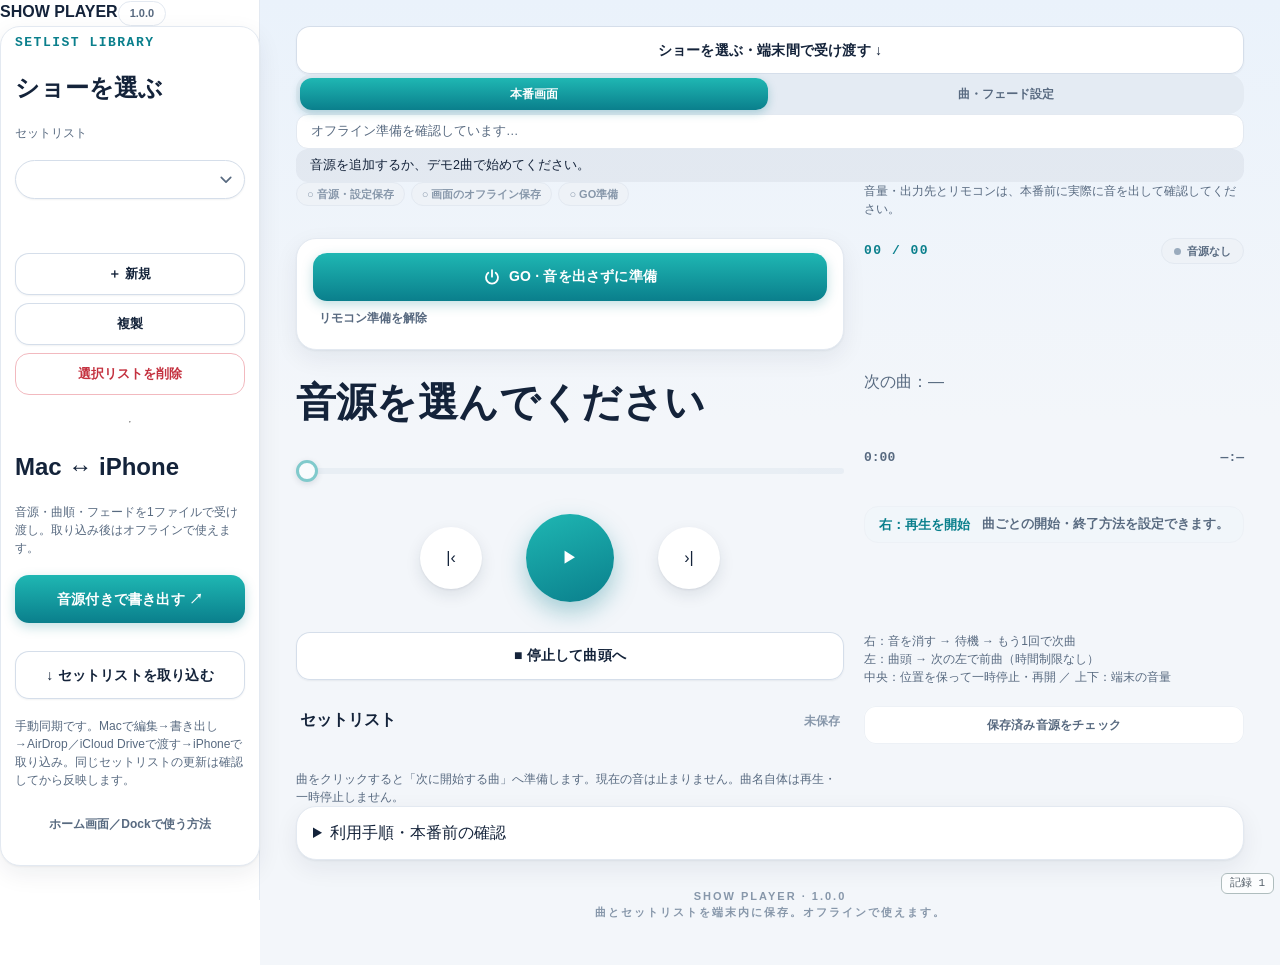
<file: releases/v100/index.html>
<!doctype html><html lang="ja"><head><base href="/"><meta charset="utf-8"><meta name="viewport" content="width=device-width,initial-scale=1,viewport-fit=cover"><meta name="theme-color" content="#101114"><meta name="apple-mobile-web-app-capable" content="yes"><title>SHOW PLAYER</title><link rel="manifest" href="manifest.webmanifest"><link rel="stylesheet" href="player.css?v=100"><link rel="icon" href="icon.svg"><link rel="apple-touch-icon" href="icon-192.png"></head><body><main>
<header><b>SHOW PLAYER<span class="dot"></span></b><span class="pill">1.0.0</span></header>
<div class="app-grid"><aside class="library-panel panel">
<p class="eyebrow">SETLIST LIBRARY</p><h2>ショーを選ぶ</h2>
<label class="small muted" for="listPicker">セットリスト</label><select id="listPicker" class="list-picker"></select>
<p id="listVersion" class="small muted"></p>
<div class="library-actions"><button id="newList" class="secondary">＋ 新規</button><button id="duplicateList" class="secondary">複製</button><button id="deleteList" class="text-danger">選択リストを削除</button></div>
<hr><h2>Mac ↔ iPhone</h2><p class="small muted">音源・曲順・フェードを1ファイルで受け渡し。取り込み後はオフラインで使えます。</p>
<button id="exportShow" class="primary">音源付きで書き出す ↗</button><label class="secondary file-label">↓ セットリストを取り込む<input id="importShow" type="file" accept=".showplayer,application/octet-stream" hidden></label>
<p class="small muted">手動同期です。Macで編集→書き出し→AirDrop／iCloud Driveで渡す→iPhoneで取り込み。同じセットリストの更新は確認してから反映します。</p>
<button id="installGuide" class="text-button">ホーム画面／Dockで使う方法</button>
<p id="installText" class="small muted" hidden>iPhone：通常のSafariで開く→共有→ホーム画面に追加。起動時にiPhone向けの再生方式を自動選択します。Mac：対応するSafariでファイル→Dockに追加、またはChromeでアプリとしてインストール。追加後のアプリ内で音源を保存して、オフライン準備を確認してください。通常ブラウザと追加したアプリの保存領域が別になる場合があります。</p>
</aside><div class="workspace"><button id="mobileLibrary" class="secondary mobile-library-button">ショーを選ぶ・端末間で受け渡す ↓</button><div class="tabs"><button id="liveTab" class="selected">本番画面</button><button id="editTab">曲・フェード設定</button></div>
<div id="engineNote" class="banner" hidden>iPhone向け再生 · 初回GO時に現在曲を準備します。</div><div id="offlineStatus" class="banner" role="status">オフライン準備を確認しています…</div>
<div id="notice" class="notice" role="status">音源を追加するか、デモ2曲で始めてください。</div>
<section id="live" class="live-player"><div class="preparation" aria-label="本番前の準備"><span id="prepSaved">○ 音源・設定保存</span><span id="prepOffline">○ 画面のオフライン保存</span><span id="prepRemote">○ GO準備</span></div><p class="small muted">音量・出力先とリモコンは、本番前に実際に音を出して確認してください。</p>
<div class="panel go-panel"><button id="go" class="primary">GO · 音を出さずに準備</button><p id="remoteStatus" class="small muted">この画面を開くたび、最初にGOをクリックしてください。</p><button id="releaseRemote" class="text-button">リモコン準備を解除</button></div>

<div class="title-row"><span id="number" class="eyebrow">00 / 00</span><span id="state" class="pill">音源なし</span></div>
<h1 id="title">音源を選んでください</h1><p id="nextTitle" class="muted">次の曲：—</p>
<input id="seek" class="seek-slider" type="range" min="0" max="0" step="0.01" value="0" aria-label="再生位置" disabled><p id="seekHint" class="small muted">再生位置をドラッグで調整できます。</p><div class="progress" hidden><div id="progressBar"></div></div><div class="times"><span id="position">0:00</span><span id="duration">0:00</span></div>
<div class="transport"><button id="previous" aria-label="曲頭・前曲">|‹</button><button id="central" class="central" aria-label="再生・一時停止">▶</button><button id="next" aria-label="フェードアウト・次曲">›|</button></div>
<div class="hint"><b id="nextHint">右：再生を開始</b><p id="fadeStatus">曲ごとの開始・終了方法を設定できます。</p></div>
<div class="row"><button id="stop" class="secondary">■ 停止して曲頭へ</button></div>
<p class="small muted">右：音を消す → 待機 → もう1回で次曲<br>左：曲頭 → 次の左で前曲（時間制限なし）<br>中央：位置を保って一時停止・再開 ／ 上下：端末の音量</p>
<div id="selectionPanel" class="panel" hidden><p class="eyebrow">次に開始する曲</p><h2 id="selectedTitle"></h2><button id="activateSelected" class="primary">選んだ曲を再生 →</button><button id="cancelSelected" class="text-button">選択を解除</button><p class="small muted">曲の選択だけでは音は止まりません。上のボタンで切り替えます。リモコン右ならフェードアウト→待機→もう1回で開始。</p></div><div class="section-heading"><h2>セットリスト</h2><span id="saveStatus" class="small muted">未保存</span></div><button id="audioCheck" class="secondary">保存済み音源をチェック</button><p class="small muted">曲をクリックすると「次に開始する曲」へ準備します。現在の音は止まりません。曲名自体は再生・一時停止しません。</p><div id="trackList"></div>
</section>
<section id="edit" hidden><h2>音源と曲ごとの設定</h2><div id="editorSaveStatus" class="banner" role="status">保存状態を確認しています…</div><p class="small muted">設定画面に入ると音を止め、現在曲と位置を保持します。戻っても自動再生しません。フェード途中で入った場合、そのフェードは終了します。戻って中央を押すと、保持した位置から変更後の開始方法で再生します。</p><label class="small muted" for="listName">セットリスト名</label><input id="listName" class="name-input" type="text" placeholder="ショー名"><p class="muted small">iPhoneの「ファイル」から複数選択できます。取り込んだ音源は端末内に保存し、アップロードしません。</p><div id="audioDropZone" class="audio-drop-zone" role="region" aria-label="音源ファイルの取り込み"><p><b>複数の音源ファイルをここへドロップ</b></p><p class="small muted">PC：Finderなどでまとめて選択してドラッグ。iPhone：下のボタンから「ファイル」で複数選択。</p><label class="primary file-label">＋ 音源を追加<input id="files" type="file" accept="audio/*,.mp3,.wav,.m4a,.aac,.aif,.aiff" multiple hidden></label></div><p id="importStatus" class="small muted"></p><div class="reuse-row"><select id="reusePicker" aria-label="保存済み音源を選択"></select><button id="reuseAdd" class="secondary">保存済み音源を追加</button></div><div class="order-panel"><h2>曲順を並べ替える</h2><p class="small muted">≡を押して上下に動かし、離すと入れ替わります。↑↓でも移動できます。</p><div id="orderList"></div><p id="orderStatus" class="small muted" role="status"></p></div><div id="editList"></div><p class="small muted">開始・終了の「カット／フェード」を1回押すと切り替わります。フェードを選んだ曲は秒数も指定してください。スライダーより長い秒数は数値欄へ入力できます。初期設定はカットです。</p><button id="save" class="primary">設定を保存する</button><button id="back" class="secondary">保存して本番画面へ戻る</button><button id="testUnsaved" class="text-button">保存せず本番画面でテスト</button><p class="small muted">音源追加・削除・並び替えは音を止めた設定画面で行います。複数のセットリストを端末内へ保存できます。同じ音源は再利用します。</p></section>
<details class="panel"><summary>利用手順・本番前の確認</summary><ol><li>まずオンラインで音源を追加し、端末保存とオフライン準備の表示を確認。</li><li>設定画面で終了方法をフェードにして、試したい秒数を指定。</li><li>本番画面でGOを押して準備し、リモコン中央で再生。右1回で音が消えるか確認。次の右で次曲。</li><li>フェード中に右を押すと、フェードを完了して次の操作へ。中央なら音とフェードを止め、もう1回で続きから再開。</li><li>機内モードにし、Bluetoothをオンに戻す。ページを開き直して同じ操作を確認。</li></ol><p class="small muted">左で戻ると、再生中は再生、一時停止中は停止を維持します。曲戻しはカット。右・中央・停止を押すと「次の左は前曲」の状態を解除します。自然終了は自動で次曲へ進みません。最終曲の次も自動で先頭へ戻りません。</p><p class="small muted">無音待機中の中央は待機を維持します。次曲開始は右です。音源と設定はこのSafari／ホーム画面アプリ内の保存領域に置きます。サイトデータの削除やOSによる消去からの永続保証はまだありません。本番前に、実際の音響接続で操作と出力を確認してください。</p><p class="small muted">GOは無音でリモコン操作を準備します。中央のOS再生／一時停止コマンドを同じ切替操作として扱います。電話や他アプリの音声で中断した場合は、停止してGOを押し直してください。</p></details>


<footer>SHOW PLAYER · 1.0.0<p>曲とセットリストを端末内に保存。オフラインで使えます。</p></footer>
</div></div><audio id="audio" preload="auto" playsinline></audio><audio id="receiver" src="receiver-silence.wav" preload="auto" loop playsinline></audio>
<dialog id="exportDialog" class="transfer-dialog"><h2>受け渡しファイルを用意しました</h2><p id="exportDescription"></p><button id="shareShow" class="primary">AirDrop／共有で渡す</button><button id="downloadShow" class="secondary">ファイルに保存</button><button id="closeExport" class="text-button">閉じる</button></dialog>
<dialog id="importDialog" class="transfer-dialog"><h2>同じセットリストがあります</h2><p id="importDescription"></p><button id="replaceShow" class="primary">既存のセットリストを更新</button><button id="copyShow" class="secondary">別のコピーとして追加</button><button id="cancelImport" class="text-button">キャンセル</button></dialog>
</main><script type="module" src="player.mjs?v=100"></script></body></html>
</file>
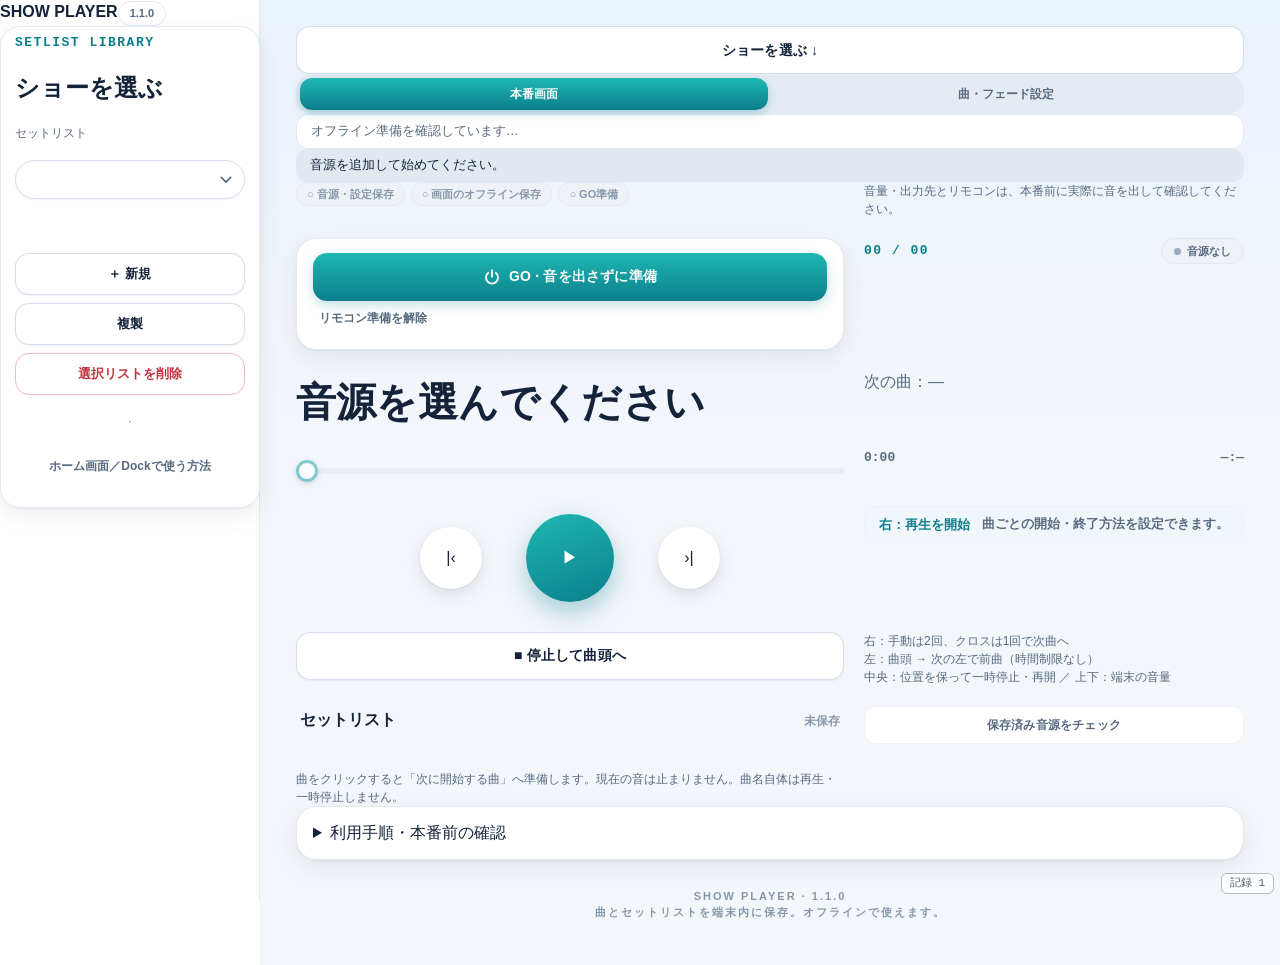
<file: releases/v110/index.html>
<!doctype html><html lang="ja"><head><base href="/"><meta charset="utf-8"><meta name="viewport" content="width=device-width,initial-scale=1,viewport-fit=cover"><meta name="theme-color" content="#f3f0e8"><meta name="apple-mobile-web-app-capable" content="yes"><title>SHOW PLAYER</title><link rel="manifest" href="manifest.webmanifest"><link rel="stylesheet" href="player.css?v=110"><link rel="icon" href="icon.svg"><link rel="apple-touch-icon" href="icon-192.png"></head><body><main>
<header><b>SHOW PLAYER<span class="dot"></span></b><span class="pill">1.1.0</span></header>
<div class="app-grid"><aside class="library-panel panel">
<p class="eyebrow">SETLIST LIBRARY</p><h2>ショーを選ぶ</h2>
<label class="small muted" for="listPicker">セットリスト</label><select id="listPicker" class="list-picker"></select>
<p id="listVersion" class="small muted"></p>
<div class="library-actions"><button id="newList" class="secondary">＋ 新規</button><button id="duplicateList" class="secondary">複製</button><button id="deleteList" class="text-danger">選択リストを削除</button></div>
<hr><button id="installGuide" class="text-button">ホーム画面／Dockで使う方法</button>
<p id="installText" class="small muted" hidden>iPhone：通常のSafariで開く→共有→ホーム画面に追加。起動時にiPhone向けの再生方式を自動選択します。Mac：対応するSafariでファイル→Dockに追加、またはChromeでアプリとしてインストール。追加後のアプリ内で音源を保存して、オフライン準備を確認してください。通常ブラウザと追加したアプリの保存領域が別になる場合があります。</p>
</aside><div class="workspace"><button id="mobileLibrary" class="secondary mobile-library-button">ショーを選ぶ ↓</button><div class="tabs"><button id="liveTab" class="selected">本番画面</button><button id="editTab">曲・フェード設定</button></div>
<div id="engineNote" class="banner" hidden>iPhone向け再生 · 初回GO時に現在曲を準備します。</div><div id="offlineStatus" class="banner" role="status">オフライン準備を確認しています…</div>
<div id="notice" class="notice" role="status">音源を追加して始めてください。</div>
<section id="live" class="live-player"><div class="preparation" aria-label="本番前の準備"><span id="prepSaved">○ 音源・設定保存</span><span id="prepOffline">○ 画面のオフライン保存</span><span id="prepRemote">○ GO準備</span></div><p class="small muted">音量・出力先とリモコンは、本番前に実際に音を出して確認してください。</p>
<div class="panel go-panel"><button id="go" class="primary">GO · 音を出さずに準備</button><p id="remoteStatus" class="small muted">この画面を開くたび、最初にGOをクリックしてください。</p><button id="releaseRemote" class="text-button">リモコン準備を解除</button></div>

<div class="title-row"><span id="number" class="eyebrow">00 / 00</span><span id="state" class="pill">音源なし</span></div>
<h1 id="title">音源を選んでください</h1><p id="nextTitle" class="muted">次の曲：—</p>
<input id="seek" class="seek-slider" type="range" min="0" max="0" step="0.01" value="0" aria-label="再生位置" disabled><p id="seekHint" class="small muted">再生位置をドラッグで調整できます。</p><div class="progress" hidden><div id="progressBar"></div></div><div class="times"><span id="position">0:00</span><span id="duration">0:00</span></div>
<div class="transport"><button id="previous" aria-label="曲頭・前曲">|‹</button><button id="central" class="central" aria-label="再生・一時停止">▶</button><button id="next" aria-label="フェードアウト・次曲">›|</button></div>
<div class="hint"><b id="nextHint">右：再生を開始</b><p id="fadeStatus">曲ごとの開始・終了方法を設定できます。</p></div>
<div class="row"><button id="stop" class="secondary">■ 停止して曲頭へ</button></div>
<p class="small muted">右：手動は2回、クロスは1回で次曲へ<br>左：曲頭 → 次の左で前曲（時間制限なし）<br>中央：位置を保って一時停止・再開 ／ 上下：端末の音量</p>
<div id="selectionPanel" class="panel" hidden><p class="eyebrow">次に開始する曲</p><h2 id="selectedTitle"></h2><button id="activateSelected" class="primary">選んだ曲を再生 →</button><button id="cancelSelected" class="text-button">選択を解除</button><p class="small muted">曲の選択だけでは音は止まりません。上のボタンで切り替えます。リモコン右で切り替えます。手動は2回、クロスは1回。</p></div><div class="section-heading"><h2>セットリスト</h2><span id="saveStatus" class="small muted">未保存</span></div><button id="audioCheck" class="secondary">保存済み音源をチェック</button><p class="small muted">曲をクリックすると「次に開始する曲」へ準備します。現在の音は止まりません。曲名自体は再生・一時停止しません。</p><div id="trackList"></div>
</section>
<section id="edit" hidden><h2>音源と曲ごとの設定</h2><div id="editorSaveStatus" class="banner" role="status">保存状態を確認しています…</div><p class="small muted">設定画面に入ると音を止め、現在曲と位置を保持します。戻っても自動再生しません。フェード途中で入った場合、そのフェードは終了します。戻って中央を押すと、保持した位置から変更後の開始方法で再生します。</p><label class="small muted" for="listName">セットリスト名</label><input id="listName" class="name-input" type="text" placeholder="ショー名"><p class="muted small">iPhoneの「ファイル」から複数選択できます。取り込んだ音源は端末内に保存し、アップロードしません。</p><div id="audioDropZone" class="audio-drop-zone" role="region" aria-label="音源ファイルの取り込み"><p><b>複数の音源ファイルをここへドロップ</b></p><p class="small muted">PC：Finderなどでまとめて選択してドラッグ。iPhone：下のボタンから「ファイル」で複数選択。</p><label class="primary file-label">＋ 音源を追加<input id="files" type="file" accept="audio/*,.mp3,.wav,.m4a,.aac,.aif,.aiff" multiple hidden></label></div><p id="importStatus" class="small muted"></p><div class="reuse-row"><select id="reusePicker" aria-label="保存済み音源を選択"></select><button id="reuseAdd" class="secondary">保存済み音源を追加</button></div><div class="order-panel"><h2>曲順を並べ替える</h2><p class="small muted">≡を押して上下に動かし、離すと入れ替わります。↑↓でも移動できます。</p><div id="orderList"></div><p id="orderStatus" class="small muted" role="status"></p></div><div id="editList"></div><p class="small muted">開始・終了の「カット／フェード」を1回押すと切り替わります。フェードを選んだ曲は秒数も指定してください。スライダーより長い秒数は数値欄へ入力できます。初期設定はカットです。曲送りの「手動／クロス」も1回で切り替えられます。クロスは終了後に次曲を開始し、各曲の終了・開始秒数を使います。</p><button id="save" class="primary">設定を保存する</button><button id="back" class="secondary">保存して本番画面へ戻る</button><button id="testUnsaved" class="text-button">保存せず本番画面でテスト</button><p class="small muted">音源追加・削除・並び替えは音を止めた設定画面で行います。複数のセットリストを端末内へ保存できます。同じ音源は再利用します。</p></section>
<details class="panel"><summary>利用手順・本番前の確認</summary><ol><li>まずオンラインで音源を追加し、端末保存とオフライン準備の表示を確認。</li><li>設定画面で終了方法をフェードにして、試したい秒数を指定。</li><li>本番画面でGOを押して準備し、リモコン中央で再生。右1回で音が消えるか確認。手動なら次の右で次曲、クロスなら終了後に次曲を自動開始。</li><li>フェード中に右を押すと、フェードを完了して次の操作へ。中央なら音とフェードを止め、もう1回で続きから再開。</li><li>機内モードにし、Bluetoothをオンに戻す。ページを開き直して同じ操作を確認。</li></ol><p class="small muted">左で戻ると、再生中は再生、一時停止中は停止を維持します。曲戻しはカット。右・中央・停止を押すと「次の左は前曲」の状態を解除します。自然終了は自動で次曲へ進みません。最終曲の次も自動で先頭へ戻りません。</p><p class="small muted">無音待機中の中央は待機を維持します。次曲開始は右です。音源と設定はこのSafari／ホーム画面アプリ内の保存領域に置きます。サイトデータの削除やOSによる消去からの永続保証はまだありません。本番前に、実際の音響接続で操作と出力を確認してください。</p><p class="small muted">GOは無音でリモコン操作を準備します。中央のOS再生／一時停止コマンドを同じ切替操作として扱います。電話や他アプリの音声で中断した場合は、停止してGOを押し直してください。</p></details>


<footer>SHOW PLAYER · 1.1.0<p>曲とセットリストを端末内に保存。オフラインで使えます。</p></footer>
</div></div><audio id="audio" preload="auto" playsinline></audio><audio id="receiver" src="receiver-silence.wav" preload="auto" loop playsinline></audio>
</main><script type="module" src="player.mjs?v=110"></script></body></html>
</file>
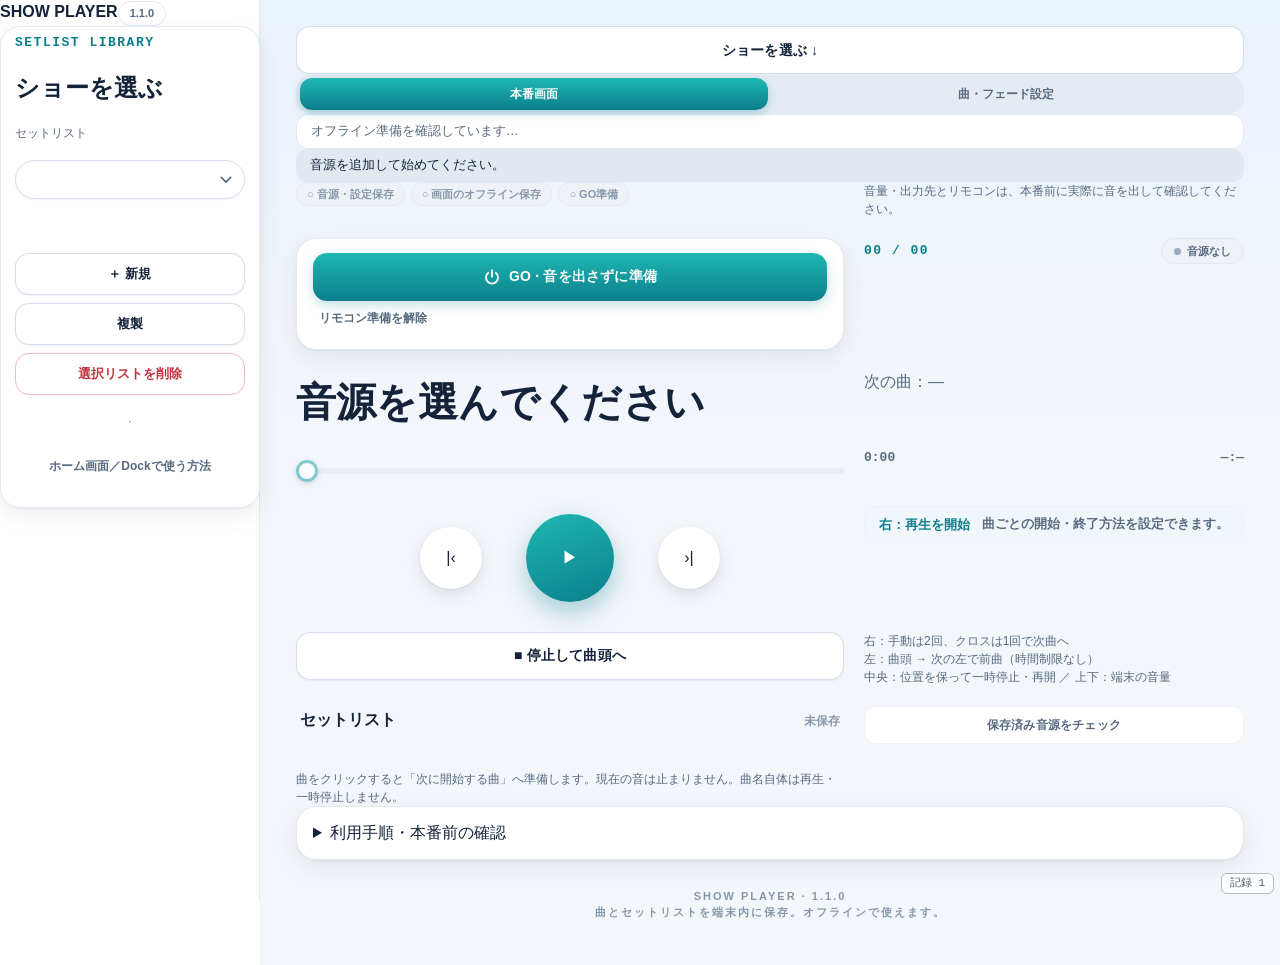
<file: releases/v111/index.html>
<!doctype html><html lang="ja"><head><base href="../../"><meta charset="utf-8"><meta name="viewport" content="width=device-width,initial-scale=1,viewport-fit=cover"><meta name="theme-color" content="#f3f0e8"><meta name="apple-mobile-web-app-capable" content="yes"><title>SHOW PLAYER</title><link rel="manifest" href="manifest.webmanifest"><link rel="stylesheet" href="player.css?v=111"><link rel="icon" href="icon.svg"><link rel="apple-touch-icon" href="icon-192.png"></head><body><main>
<header><b>SHOW PLAYER<span class="dot"></span></b><span class="pill">1.1.0</span></header>
<div class="app-grid"><aside class="library-panel panel">
<p class="eyebrow">SETLIST LIBRARY</p><h2>ショーを選ぶ</h2>
<label class="small muted" for="listPicker">セットリスト</label><select id="listPicker" class="list-picker"></select>
<p id="listVersion" class="small muted"></p>
<div class="library-actions"><button id="newList" class="secondary">＋ 新規</button><button id="duplicateList" class="secondary">複製</button><button id="deleteList" class="text-danger">選択リストを削除</button></div>
<hr><button id="installGuide" class="text-button">ホーム画面／Dockで使う方法</button>
<p id="installText" class="small muted" hidden>iPhone：通常のSafariで開く→共有→ホーム画面に追加。起動時にiPhone向けの再生方式を自動選択します。Mac：対応するSafariでファイル→Dockに追加、またはChromeでアプリとしてインストール。追加後のアプリ内で音源を保存して、オフライン準備を確認してください。通常ブラウザと追加したアプリの保存領域が別になる場合があります。</p>
</aside><div class="workspace"><button id="mobileLibrary" class="secondary mobile-library-button">ショーを選ぶ ↓</button><div class="tabs"><button id="liveTab" class="selected">本番画面</button><button id="editTab">曲・フェード設定</button></div>
<div id="engineNote" class="banner" hidden>iPhone向け再生 · 初回GO時に現在曲を準備します。</div><div id="offlineStatus" class="banner" role="status">オフライン準備を確認しています…</div>
<div id="notice" class="notice" role="status">音源を追加して始めてください。</div>
<section id="live" class="live-player"><div class="preparation" aria-label="本番前の準備"><span id="prepSaved">○ 音源・設定保存</span><span id="prepOffline">○ 画面のオフライン保存</span><span id="prepRemote">○ GO準備</span></div><p class="small muted">音量・出力先とリモコンは、本番前に実際に音を出して確認してください。</p>
<div class="panel go-panel"><button id="go" class="primary">GO · 音を出さずに準備</button><p id="remoteStatus" class="small muted">この画面を開くたび、最初にGOをクリックしてください。</p><button id="releaseRemote" class="text-button">リモコン準備を解除</button></div>

<div class="title-row"><span id="number" class="eyebrow">00 / 00</span><span id="state" class="pill">音源なし</span></div>
<h1 id="title">音源を選んでください</h1><p id="nextTitle" class="muted">次の曲：—</p>
<input id="seek" class="seek-slider" type="range" min="0" max="0" step="0.01" value="0" aria-label="再生位置" disabled><p id="seekHint" class="small muted">再生位置をドラッグで調整できます。</p><div class="progress" hidden><div id="progressBar"></div></div><div class="times"><span id="position">0:00</span><span id="duration">0:00</span></div>
<div class="transport"><button id="previous" aria-label="曲頭・前曲">|‹</button><button id="central" class="central" aria-label="再生・一時停止">▶</button><button id="next" aria-label="フェードアウト・次曲">›|</button></div>
<div class="hint"><b id="nextHint">右：再生を開始</b><p id="fadeStatus">曲ごとの開始・終了方法を設定できます。</p></div>
<div class="row"><button id="stop" class="secondary">■ 停止して曲頭へ</button></div>
<p class="small muted">右：手動は2回、クロスは1回で次曲へ<br>左：曲頭 → 次の左で前曲（時間制限なし）<br>中央：位置を保って一時停止・再開 ／ 上下：端末の音量</p>
<div id="selectionPanel" class="panel" hidden><p class="eyebrow">次に開始する曲</p><h2 id="selectedTitle"></h2><button id="activateSelected" class="primary">選んだ曲を再生 →</button><button id="cancelSelected" class="text-button">選択を解除</button><p class="small muted">曲の選択だけでは音は止まりません。上のボタンで切り替えます。リモコン右で切り替えます。手動は2回、クロスは1回。</p></div><div class="section-heading"><h2>セットリスト</h2><span id="saveStatus" class="small muted">未保存</span></div><button id="audioCheck" class="secondary">保存済み音源をチェック</button><p class="small muted">曲をクリックすると「次に開始する曲」へ準備します。現在の音は止まりません。曲名自体は再生・一時停止しません。</p><div id="trackList"></div>
</section>
<section id="edit" hidden><h2>音源と曲ごとの設定</h2><div id="editorSaveStatus" class="banner" role="status">保存状態を確認しています…</div><p class="small muted">設定画面に入ると音を止め、現在曲と位置を保持します。戻っても自動再生しません。フェード途中で入った場合、そのフェードは終了します。戻って中央を押すと、保持した位置から変更後の開始方法で再生します。</p><label class="small muted" for="listName">セットリスト名</label><input id="listName" class="name-input" type="text" placeholder="ショー名"><p class="muted small">iPhoneの「ファイル」から複数選択できます。取り込んだ音源は端末内に保存し、アップロードしません。</p><div id="audioDropZone" class="audio-drop-zone" role="region" aria-label="音源ファイルの取り込み"><p><b>複数の音源ファイルをここへドロップ</b></p><p class="small muted">PC：Finderなどでまとめて選択してドラッグ。iPhone：下のボタンから「ファイル」で複数選択。</p><label class="primary file-label">＋ 音源を追加<input id="files" type="file" accept="audio/*,.mp3,.wav,.m4a,.aac,.aif,.aiff" multiple hidden></label></div><p id="importStatus" class="small muted"></p><div class="reuse-row"><select id="reusePicker" aria-label="保存済み音源を選択"></select><button id="reuseAdd" class="secondary">保存済み音源を追加</button></div><div class="order-panel"><h2>曲順を並べ替える</h2><p class="small muted">≡を押して上下に動かし、離すと入れ替わります。↑↓でも移動できます。</p><div id="orderList"></div><p id="orderStatus" class="small muted" role="status"></p></div><div id="editList"></div><p class="small muted">開始・終了の「カット／フェード」を1回押すと切り替わります。フェードを選んだ曲は秒数も指定してください。スライダーより長い秒数は数値欄へ入力できます。初期設定はカットです。曲送りの「手動／クロス」も1回で切り替えられます。クロスは終了後に次曲を開始し、各曲の終了・開始秒数を使います。</p><button id="save" class="primary">設定を保存する</button><button id="back" class="secondary">保存して本番画面へ戻る</button><button id="testUnsaved" class="text-button">保存せず本番画面でテスト</button><p class="small muted">音源追加・削除・並び替えは音を止めた設定画面で行います。複数のセットリストを端末内へ保存できます。同じ音源は再利用します。</p></section>
<details class="panel"><summary>利用手順・本番前の確認</summary><ol><li>まずオンラインで音源を追加し、端末保存とオフライン準備の表示を確認。</li><li>設定画面で終了方法をフェードにして、試したい秒数を指定。</li><li>本番画面でGOを押して準備し、リモコン中央で再生。右1回で音が消えるか確認。手動なら次の右で次曲、クロスなら終了後に次曲を自動開始。</li><li>フェード中に右を押すと、フェードを完了して次の操作へ。中央なら音とフェードを止め、もう1回で続きから再開。</li><li>機内モードにし、Bluetoothをオンに戻す。ページを開き直して同じ操作を確認。</li></ol><p class="small muted">左で戻ると、再生中は再生、一時停止中は停止を維持します。曲戻しはカット。右・中央・停止を押すと「次の左は前曲」の状態を解除します。自然終了は自動で次曲へ進みません。最終曲の次も自動で先頭へ戻りません。</p><p class="small muted">無音待機中の中央は待機を維持します。次曲開始は右です。音源と設定はこのSafari／ホーム画面アプリ内の保存領域に置きます。サイトデータの削除やOSによる消去からの永続保証はまだありません。本番前に、実際の音響接続で操作と出力を確認してください。</p><p class="small muted">GOは無音でリモコン操作を準備します。中央のOS再生／一時停止コマンドを同じ切替操作として扱います。電話や他アプリの音声で中断した場合は、停止してGOを押し直してください。</p></details>


<footer>SHOW PLAYER · 1.1.0<p>曲とセットリストを端末内に保存。オフラインで使えます。</p></footer>
</div></div><audio id="audio" preload="auto" playsinline></audio><audio id="receiver" src="receiver-silence.wav" preload="auto" loop playsinline></audio>
</main><script type="module" src="player.mjs?v=111"></script></body></html>
</file>
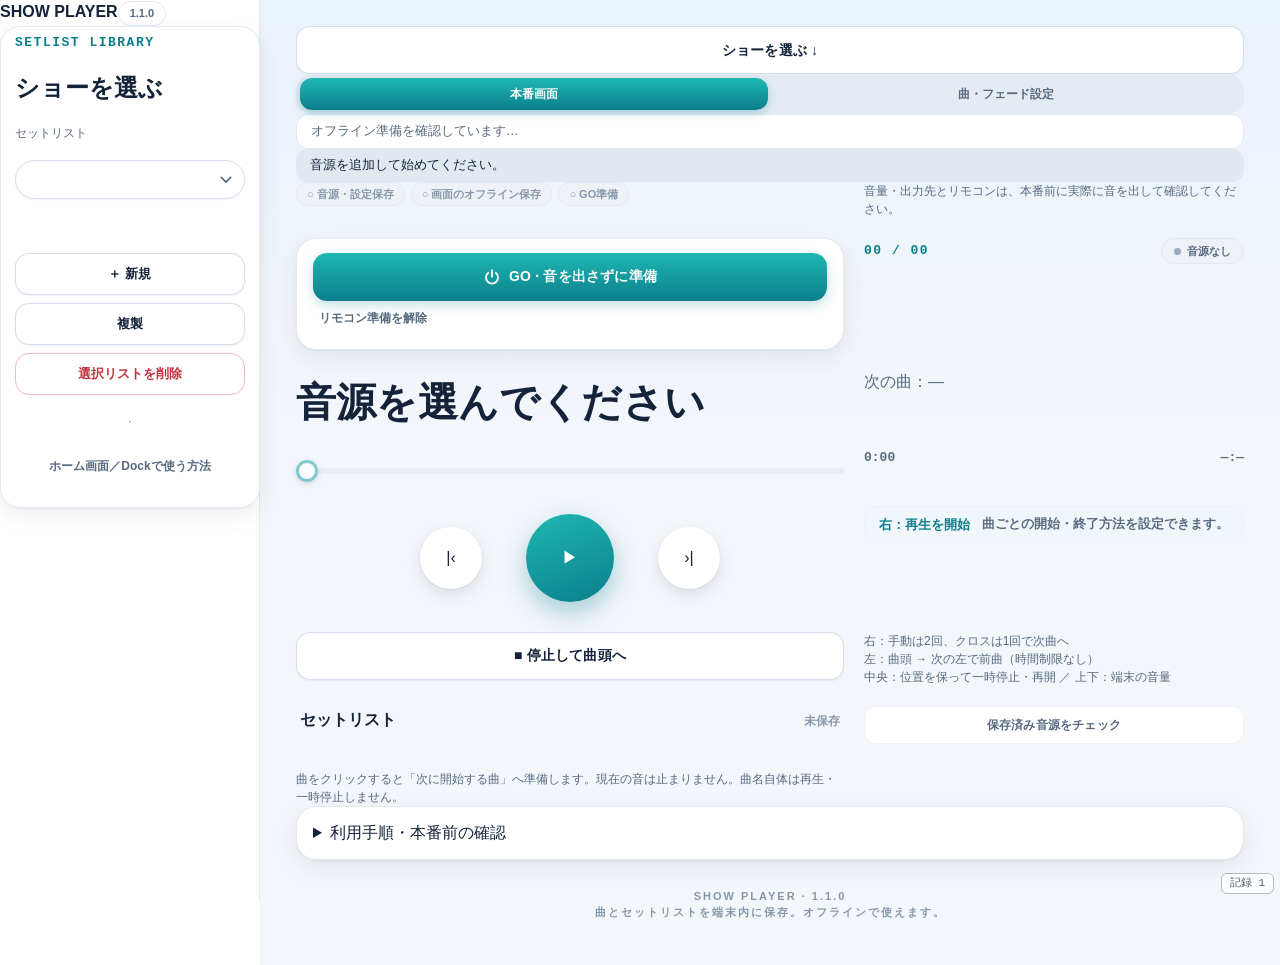
<file: releases/v112/index.html>
<!doctype html><html lang="ja"><head><base href="../../"><meta charset="utf-8"><meta name="viewport" content="width=device-width,initial-scale=1,viewport-fit=cover"><meta name="theme-color" content="#f3f0e8"><meta name="apple-mobile-web-app-capable" content="yes"><title>SHOW PLAYER</title><link rel="manifest" href="manifest.webmanifest"><link rel="stylesheet" href="player.css?v=113"><link rel="icon" href="icon.svg"><link rel="apple-touch-icon" href="icon-192.png"></head><body><main>
<header><b>SHOW PLAYER<span class="dot"></span></b><span class="pill">1.1.0</span></header>
<div class="app-grid"><aside class="library-panel panel">
<p class="eyebrow">SETLIST LIBRARY</p><h2>ショーを選ぶ</h2>
<label class="small muted" for="listPicker">セットリスト</label><select id="listPicker" class="list-picker"></select>
<p id="listVersion" class="small muted"></p>
<div class="library-actions"><button id="newList" class="secondary">＋ 新規</button><button id="duplicateList" class="secondary">複製</button><button id="deleteList" class="text-danger">選択リストを削除</button></div>
<hr><button id="installGuide" class="text-button">ホーム画面／Dockで使う方法</button>
<p id="installText" class="small muted" hidden>iPhone：通常のSafariで開く→共有→ホーム画面に追加。起動時にiPhone向けの再生方式を自動選択します。Mac：対応するSafariでファイル→Dockに追加、またはChromeでアプリとしてインストール。追加後のアプリ内で音源を保存して、オフライン準備を確認してください。通常ブラウザと追加したアプリの保存領域が別になる場合があります。</p>
</aside><div class="workspace"><button id="mobileLibrary" class="secondary mobile-library-button">ショーを選ぶ ↓</button><div class="tabs"><button id="liveTab" class="selected">本番画面</button><button id="editTab">曲・フェード設定</button></div>
<div id="engineNote" class="banner" hidden>iPhone向け再生 · 初回GO時に現在曲を準備します。</div><div id="offlineStatus" class="banner" role="status">オフライン準備を確認しています…</div>
<div id="notice" class="notice" role="status">音源を追加して始めてください。</div>
<section id="live" class="live-player"><div class="preparation" aria-label="本番前の準備"><span id="prepSaved">○ 音源・設定保存</span><span id="prepOffline">○ 画面のオフライン保存</span><span id="prepRemote">○ GO準備</span></div><p class="small muted">音量・出力先とリモコンは、本番前に実際に音を出して確認してください。</p>
<div class="panel go-panel"><button id="go" class="primary">GO · 音を出さずに準備</button><p id="remoteStatus" class="small muted">この画面を開くたび、最初にGOをクリックしてください。</p><button id="releaseRemote" class="text-button">リモコン準備を解除</button></div>

<div class="title-row"><span id="number" class="eyebrow">00 / 00</span><span id="state" class="pill">音源なし</span></div>
<h1 id="title">音源を選んでください</h1><p id="nextTitle" class="muted">次の曲：—</p>
<input id="seek" class="seek-slider" type="range" min="0" max="0" step="0.01" value="0" aria-label="再生位置" disabled><p id="seekHint" class="small muted">再生位置をドラッグで調整できます。</p><div class="progress" hidden><div id="progressBar"></div></div><div class="times"><span id="position">0:00</span><span id="duration">0:00</span></div>
<div class="transport"><button id="previous" aria-label="曲頭・前曲">|‹</button><button id="central" class="central" aria-label="再生・一時停止">▶</button><button id="next" aria-label="フェードアウト・次曲">›|</button></div>
<div class="hint"><b id="nextHint">右：再生を開始</b><p id="fadeStatus">曲ごとの開始・終了方法を設定できます。</p></div>
<div class="row"><button id="stop" class="secondary">■ 停止して曲頭へ</button></div>
<p class="small muted">右：手動は2回、クロスは1回で次曲へ<br>左：曲頭 → 次の左で前曲（時間制限なし）<br>中央：位置を保って一時停止・再開 ／ 上下：端末の音量</p>
<div id="selectionPanel" class="panel" hidden><p class="eyebrow">次に開始する曲</p><h2 id="selectedTitle"></h2><button id="activateSelected" class="primary">選んだ曲を再生 →</button><button id="cancelSelected" class="text-button">選択を解除</button><p class="small muted">曲の選択だけでは音は止まりません。上のボタンで切り替えます。リモコン右で切り替えます。手動は2回、クロスは1回。</p></div><div class="section-heading"><h2>セットリスト</h2><span id="saveStatus" class="small muted">未保存</span></div><button id="audioCheck" class="secondary">保存済み音源をチェック</button><p class="small muted">曲をクリックすると「次に開始する曲」へ準備します。現在の音は止まりません。曲名自体は再生・一時停止しません。</p><div id="trackList"></div>
</section>
<section id="edit" hidden><h2>音源と曲ごとの設定</h2><div id="editorSaveStatus" class="banner" role="status">保存状態を確認しています…</div><p class="small muted">設定画面に入ると音を止め、現在曲と位置を保持します。戻っても自動再生しません。フェード途中で入った場合、そのフェードは終了します。戻って中央を押すと、保持した位置から変更後の開始方法で再生します。</p><label class="small muted" for="listName">セットリスト名</label><input id="listName" class="name-input" type="text" placeholder="ショー名"><p class="muted small">iPhoneの「ファイル」から複数選択できます。取り込んだ音源は端末内に保存し、アップロードしません。</p><div id="audioDropZone" class="audio-drop-zone" role="region" aria-label="音源ファイルの取り込み"><p><b>複数の音源ファイルをここへドロップ</b></p><p class="small muted">PC：Finderなどでまとめて選択してドラッグ。iPhone：下のボタンから「ファイル」で複数選択。</p><label class="primary file-label">＋ 音源を追加<input id="files" type="file" accept="audio/*,.mp3,.wav,.m4a,.aac,.aif,.aiff" multiple hidden></label></div><p id="importStatus" class="small muted"></p><div class="reuse-row"><select id="reusePicker" aria-label="保存済み音源を選択"></select><button id="reuseAdd" class="secondary">保存済み音源を追加</button></div><div class="order-panel"><h2>曲順を並べ替える</h2><p class="small muted">≡を押して上下に動かし、離すと入れ替わります。↑↓でも移動できます。</p><div id="orderList"></div><p id="orderStatus" class="small muted" role="status"></p></div><div id="editList"></div><p class="small muted">開始・終了の「カット／フェード」を1回押すと切り替わります。フェードを選んだ曲は秒数も指定してください。スライダーより長い秒数は数値欄へ入力できます。初期設定はカットです。曲送りの「手動／クロス」も1回で切り替えられます。クロスは終了後に次曲を開始し、各曲の終了・開始秒数を使います。</p><button id="save" class="primary">設定を保存する</button><button id="back" class="secondary">保存して本番画面へ戻る</button><button id="testUnsaved" class="text-button">保存せず本番画面でテスト</button><p class="small muted">音源追加・削除・並び替えは音を止めた設定画面で行います。複数のセットリストを端末内へ保存できます。同じ音源は再利用します。</p></section>
<details class="panel"><summary>利用手順・本番前の確認</summary><ol><li>まずオンラインで音源を追加し、端末保存とオフライン準備の表示を確認。</li><li>設定画面で終了方法をフェードにして、試したい秒数を指定。</li><li>本番画面でGOを押して準備し、リモコン中央で再生。右1回で音が消えるか確認。手動なら次の右で次曲、クロスなら終了後に次曲を自動開始。</li><li>フェード中に右を押すと、フェードを完了して次の操作へ。中央なら音とフェードを止め、もう1回で続きから再開。</li><li>機内モードにし、Bluetoothをオンに戻す。ページを開き直して同じ操作を確認。</li></ol><p class="small muted">左で戻ると、再生中は再生、一時停止中は停止を維持します。曲戻しはカット。右・中央・停止を押すと「次の左は前曲」の状態を解除します。自然終了は自動で次曲へ進みません。最終曲の次も自動で先頭へ戻りません。</p><p class="small muted">無音待機中の中央は待機を維持します。次曲開始は右です。音源と設定はこのSafari／ホーム画面アプリ内の保存領域に置きます。サイトデータの削除やOSによる消去からの永続保証はまだありません。本番前に、実際の音響接続で操作と出力を確認してください。</p><p class="small muted">GOは無音でリモコン操作を準備します。中央のOS再生／一時停止コマンドを同じ切替操作として扱います。電話や他アプリの音声で中断した場合は、停止してGOを押し直してください。</p></details>


<footer>SHOW PLAYER · 1.1.0<p>曲とセットリストを端末内に保存。オフラインで使えます。</p></footer>
</div></div><audio id="audio" preload="auto" playsinline></audio><audio id="receiver" src="receiver-silence.wav" preload="auto" loop playsinline></audio>
</main><script type="module" src="player.mjs?v=113"></script></body></html>
</file>
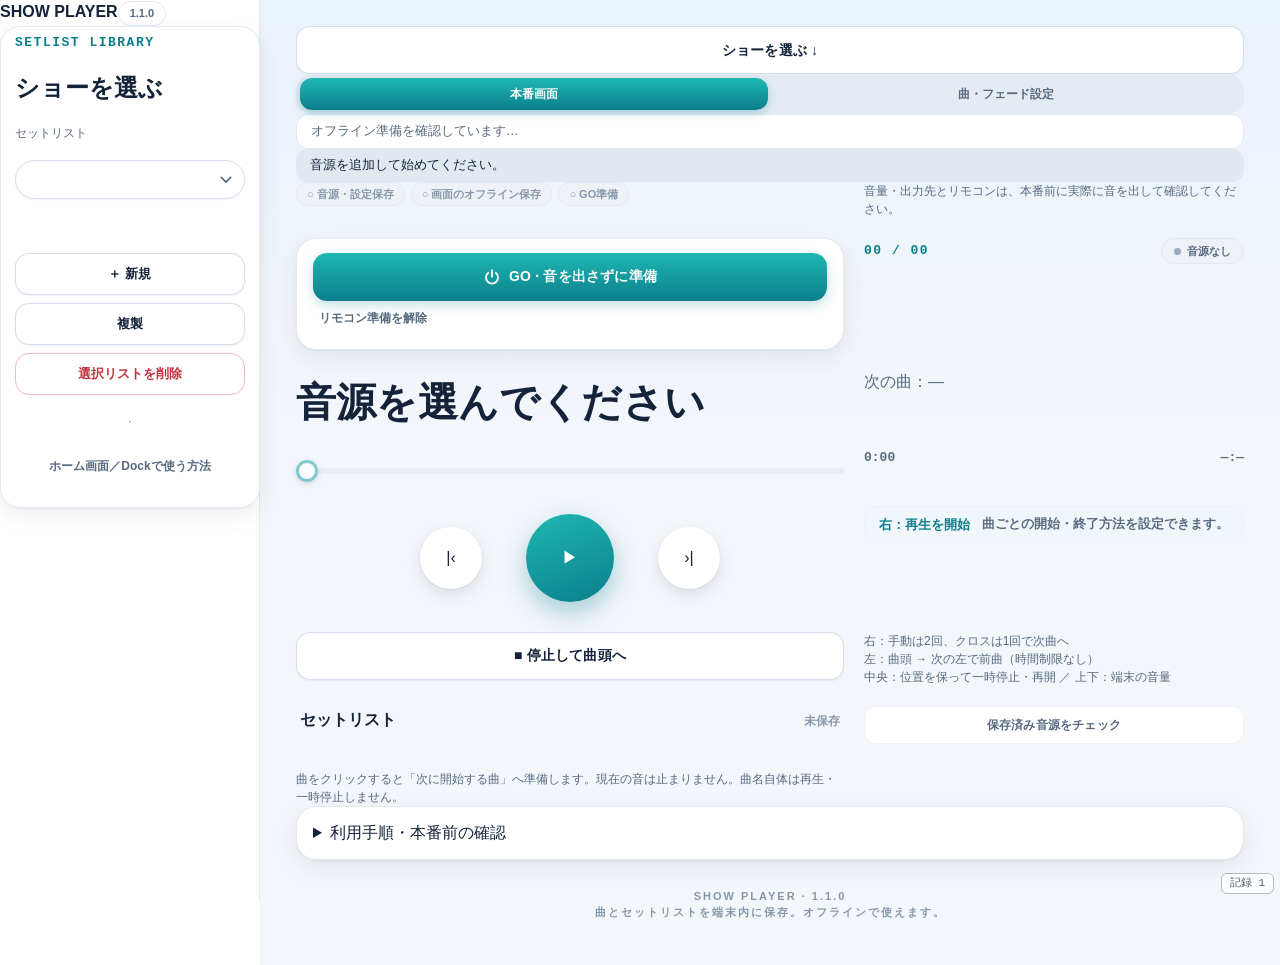
<file: releases/v114/index.html>
<!doctype html><html lang="ja"><head><base href="../../"><meta charset="utf-8"><meta name="viewport" content="width=device-width,initial-scale=1,viewport-fit=cover"><meta name="theme-color" content="#f3f0e8"><meta name="apple-mobile-web-app-capable" content="yes"><title>SHOW PLAYER</title><link rel="manifest" href="manifest.webmanifest"><link rel="stylesheet" href="player.css?v=114"><link rel="icon" href="icon.svg"><link rel="apple-touch-icon" href="icon-192.png"></head><body><main>
<header><b>SHOW PLAYER<span class="dot"></span></b><span class="pill">1.1.0</span></header>
<div class="app-grid"><aside class="library-panel panel">
<p class="eyebrow">SETLIST LIBRARY</p><h2>ショーを選ぶ</h2>
<label class="small muted" for="listPicker">セットリスト</label><select id="listPicker" class="list-picker"></select>
<p id="listVersion" class="small muted"></p>
<div class="library-actions"><button id="newList" class="secondary">＋ 新規</button><button id="duplicateList" class="secondary">複製</button><button id="deleteList" class="text-danger">選択リストを削除</button></div>
<hr><button id="installGuide" class="text-button">ホーム画面／Dockで使う方法</button>
<p id="installText" class="small muted" hidden>iPhone：通常のSafariで開く→共有→ホーム画面に追加。起動時にiPhone向けの再生方式を自動選択します。Mac：対応するSafariでファイル→Dockに追加、またはChromeでアプリとしてインストール。追加後のアプリ内で音源を保存して、オフライン準備を確認してください。通常ブラウザと追加したアプリの保存領域が別になる場合があります。</p>
</aside><div class="workspace"><button id="mobileLibrary" class="secondary mobile-library-button">ショーを選ぶ ↓</button><div class="tabs"><button id="liveTab" class="selected">本番画面</button><button id="editTab">曲・フェード設定</button></div>
<div id="engineNote" class="banner" hidden>iPhone向け再生 · 初回GO時に現在曲を準備します。</div><div id="offlineStatus" class="banner" role="status">オフライン準備を確認しています…</div>
<div id="notice" class="notice" role="status">音源を追加して始めてください。</div>
<section id="live" class="live-player"><div class="preparation" aria-label="本番前の準備"><span id="prepSaved">○ 音源・設定保存</span><span id="prepOffline">○ 画面のオフライン保存</span><span id="prepRemote">○ GO準備</span></div><p class="small muted">音量・出力先とリモコンは、本番前に実際に音を出して確認してください。</p>
<div class="panel go-panel"><button id="go" class="primary">GO · 音を出さずに準備</button><p id="remoteStatus" class="small muted">この画面を開くたび、最初にGOをクリックしてください。</p><button id="releaseRemote" class="text-button">リモコン準備を解除</button></div>

<div class="title-row"><span id="number" class="eyebrow">00 / 00</span><span id="state" class="pill">音源なし</span></div>
<h1 id="title">音源を選んでください</h1><p id="nextTitle" class="muted">次の曲：—</p>
<input id="seek" class="seek-slider" type="range" min="0" max="0" step="0.01" value="0" aria-label="再生位置" disabled><p id="seekHint" class="small muted">再生位置をドラッグで調整できます。</p><div class="progress" hidden><div id="progressBar"></div></div><div class="times"><span id="position">0:00</span><span id="duration">0:00</span></div>
<div class="transport"><button id="previous" aria-label="曲頭・前曲">|‹</button><button id="central" class="central" aria-label="再生・一時停止">▶</button><button id="next" aria-label="フェードアウト・次曲">›|</button></div>
<div class="hint"><b id="nextHint">右：再生を開始</b><p id="fadeStatus">曲ごとの開始・終了方法を設定できます。</p></div>
<div class="row"><button id="stop" class="secondary">■ 停止して曲頭へ</button></div>
<p class="small muted">右：手動は2回、クロスは1回で次曲へ<br>左：曲頭 → 次の左で前曲（時間制限なし）<br>中央：位置を保って一時停止・再開 ／ 上下：端末の音量</p>
<div id="selectionPanel" class="panel" hidden><p class="eyebrow">次に開始する曲</p><h2 id="selectedTitle"></h2><button id="activateSelected" class="primary">選んだ曲を再生 →</button><button id="cancelSelected" class="text-button">選択を解除</button><p class="small muted">曲の選択だけでは音は止まりません。上のボタンで切り替えます。リモコン右で切り替えます。手動は2回、クロスは1回。</p></div><div class="section-heading"><h2>セットリスト</h2><span id="saveStatus" class="small muted">未保存</span></div><button id="audioCheck" class="secondary">保存済み音源をチェック</button><p class="small muted">曲をクリックすると「次に開始する曲」へ準備します。現在の音は止まりません。曲名自体は再生・一時停止しません。</p><div id="trackList"></div>
</section>
<section id="edit" hidden><h2>音源と曲ごとの設定</h2><div id="editorSaveStatus" class="banner" role="status">保存状態を確認しています…</div><p class="small muted">設定画面に入ると音を止め、現在曲と位置を保持します。戻っても自動再生しません。フェード途中で入った場合、そのフェードは終了します。戻って中央を押すと、保持した位置から変更後の開始方法で再生します。</p><label class="small muted" for="listName">セットリスト名</label><input id="listName" class="name-input" type="text" placeholder="ショー名"><p class="muted small">iPhoneの「ファイル」から複数選択できます。取り込んだ音源は端末内に保存し、アップロードしません。</p><div id="audioDropZone" class="audio-drop-zone" role="region" aria-label="音源ファイルの取り込み"><p><b>複数の音源ファイルをここへドロップ</b></p><p class="small muted">PC：Finderなどでまとめて選択してドラッグ。iPhone：下のボタンから「ファイル」で複数選択。</p><label class="primary file-label">＋ 音源を追加<input id="files" type="file" accept="audio/*,.mp3,.wav,.m4a,.aac,.aif,.aiff" multiple hidden></label></div><p id="importStatus" class="small muted"></p><div class="reuse-row"><select id="reusePicker" aria-label="保存済み音源を選択"></select><button id="reuseAdd" class="secondary">保存済み音源を追加</button></div><div class="order-panel"><h2>曲順を並べ替える</h2><p class="small muted">≡を押して上下に動かし、離すと入れ替わります。↑↓でも移動できます。</p><div id="orderList"></div><p id="orderStatus" class="small muted" role="status"></p></div><div id="editList"></div><p class="small muted">開始・終了の「カット／フェード」を1回押すと切り替わります。フェードを選んだ曲は秒数も指定してください。スライダーより長い秒数は数値欄へ入力できます。初期設定はカットです。曲送りの「手動／クロス」も1回で切り替えられます。クロスは終了後に次曲を開始し、各曲の終了・開始秒数を使います。</p><button id="save" class="primary">設定を保存する</button><button id="back" class="secondary">保存して本番画面へ戻る</button><button id="testUnsaved" class="text-button">保存せず本番画面でテスト</button><p class="small muted">音源追加・削除・並び替えは音を止めた設定画面で行います。複数のセットリストを端末内へ保存できます。同じ音源は再利用します。</p></section>
<details class="panel"><summary>利用手順・本番前の確認</summary><ol><li>まずオンラインで音源を追加し、端末保存とオフライン準備の表示を確認。</li><li>設定画面で終了方法をフェードにして、試したい秒数を指定。</li><li>本番画面でGOを押して準備し、リモコン中央で再生。右1回で音が消えるか確認。手動なら次の右で次曲、クロスなら終了後に次曲を自動開始。</li><li>フェード中に右を押すと、フェードを完了して次の操作へ。中央なら音とフェードを止め、もう1回で続きから再開。</li><li>機内モードにし、Bluetoothをオンに戻す。ページを開き直して同じ操作を確認。</li></ol><p class="small muted">左で戻ると、再生中は再生、一時停止中は停止を維持します。曲戻しはカット。右・中央・停止を押すと「次の左は前曲」の状態を解除します。自然終了は自動で次曲へ進みません。最終曲の次も自動で先頭へ戻りません。</p><p class="small muted">無音待機中の中央は待機を維持します。次曲開始は右です。音源と設定はこのSafari／ホーム画面アプリ内の保存領域に置きます。サイトデータの削除やOSによる消去からの永続保証はまだありません。本番前に、実際の音響接続で操作と出力を確認してください。</p><p class="small muted">GOは無音でリモコン操作を準備します。中央のOS再生／一時停止コマンドを同じ切替操作として扱います。電話や他アプリの音声で中断した場合は、停止してGOを押し直してください。</p></details>


<footer>SHOW PLAYER · 1.1.0<p>曲とセットリストを端末内に保存。オフラインで使えます。</p></footer>
</div></div><audio id="audio" preload="auto" playsinline></audio><audio id="receiver" src="receiver-silence.wav" preload="auto" loop playsinline></audio>
</main><script type="module" src="player.mjs?v=114"></script></body></html>
</file>
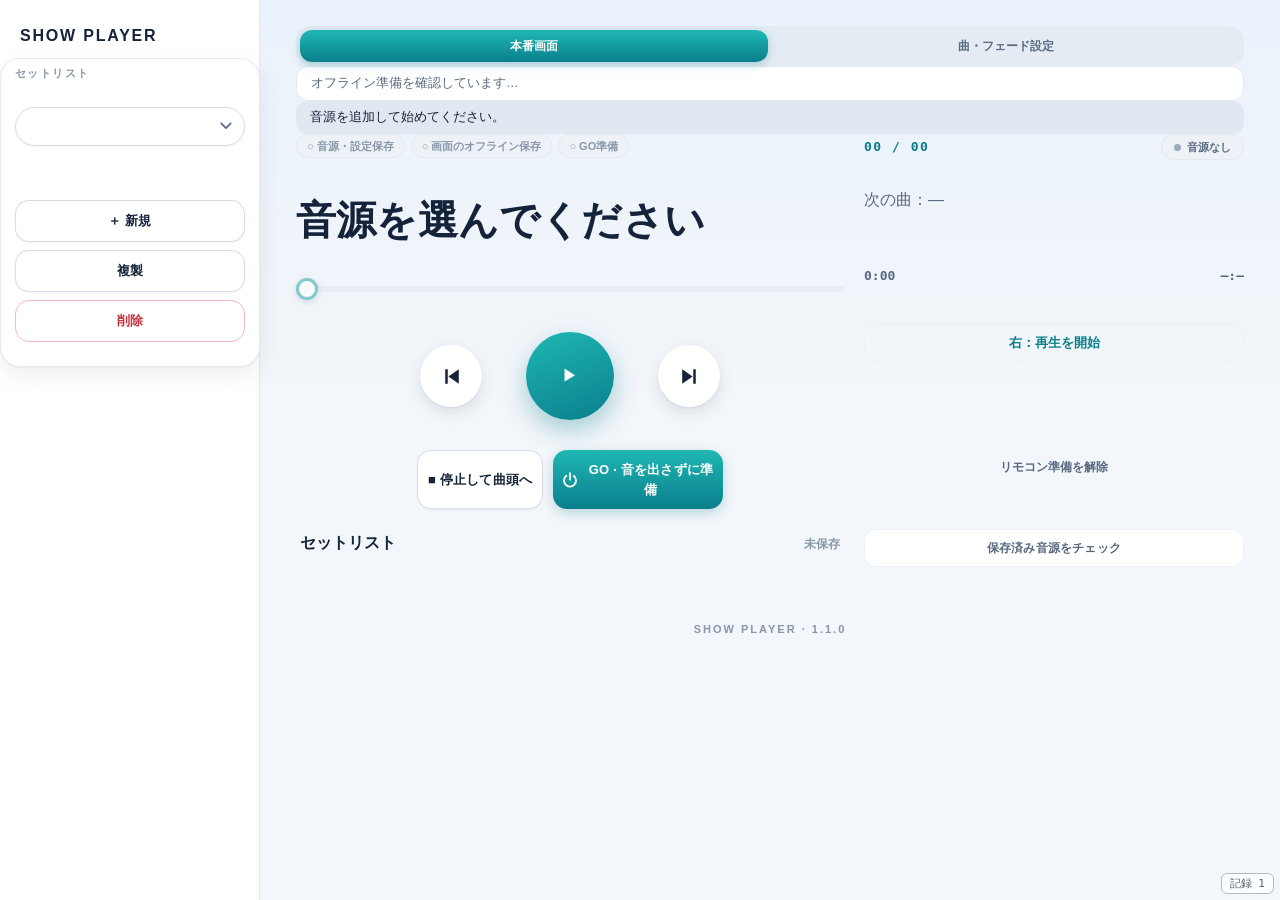
<file: releases/v115/index.html>
<!doctype html><html lang="ja"><head><base href="../../"><meta charset="utf-8"><meta name="viewport" content="width=device-width,initial-scale=1,viewport-fit=cover"><meta name="theme-color" content="#f3f0e8"><meta name="apple-mobile-web-app-capable" content="yes"><title>SHOW PLAYER</title><link rel="manifest" href="manifest.webmanifest"><link rel="stylesheet" href="player.css?v=115"><link rel="icon" href="icon.svg"><link rel="apple-touch-icon" href="icon-192.png"></head><body><main>
<header class="top"><div class="brand"><b>SHOW PLAYER</b><span class="dot"></span></div><span class="pill version">1.1.0</span></header>
<div class="app-grid"><aside class="library-panel panel">
<label class="panel-title" for="listPicker">セットリスト</label><select id="listPicker" class="list-picker"></select>
<p id="listVersion" class="small muted"></p>
<div class="library-actions"><button id="newList" class="secondary">＋ 新規</button><button id="duplicateList" class="secondary">複製</button><button id="deleteList" class="text-danger">削除</button></div>
</aside><div class="workspace"><div class="tabs"><button id="liveTab" class="selected">本番画面</button><button id="editTab">曲・フェード設定</button></div>
<div id="engineNote" class="banner" hidden></div><div id="offlineStatus" class="banner" role="status">オフライン準備を確認しています…</div>
<div id="notice" class="notice" role="status">音源を追加して始めてください。</div>
<section id="live" class="live-player"><div class="preparation" aria-label="本番前の準備"><span id="prepSaved">○ 音源・設定保存</span><span id="prepOffline">○ 画面のオフライン保存</span><span id="prepRemote">○ GO準備</span></div>
<div class="title-row"><span id="number" class="eyebrow">00 / 00</span><span id="state" class="pill">音源なし</span></div>
<h1 id="title">音源を選んでください</h1><p id="nextTitle" class="muted">次の曲：—</p>
<input id="seek" class="seek-slider" type="range" min="0" max="0" step="0.01" value="0" aria-label="再生位置" disabled><p id="seekHint" class="small muted"></p><div class="progress" hidden><div id="progressBar"></div></div><div class="times"><span id="position">0:00</span><span id="duration">0:00</span></div>
<div class="transport"><button id="previous" class="skip" aria-label="曲頭・前曲"><svg viewBox="0 0 24 24" aria-hidden="true"><path d="M6 5h2.4v14H6zM19 5v14L9 12z"/></svg></button><button id="central" class="central" aria-label="再生・一時停止">▶</button><button id="next" class="skip" aria-label="フェードアウト・次曲"><svg viewBox="0 0 24 24" aria-hidden="true"><path d="M15.6 5H18v14h-2.4zM5 5v14l10-7z"/></svg></button></div>
<div class="hint"><b id="nextHint">右：再生を開始</b><p id="fadeStatus"></p></div>
<div class="action-row"><button id="stop" class="secondary">■ 停止して曲頭へ</button><button id="go" class="primary">GO · 音を出さずに準備</button></div>
<div class="remote-row"><button id="releaseRemote" class="text-button">リモコン準備を解除</button><span id="remoteStatus" class="small muted"></span></div>
<div id="selectionPanel" class="panel" hidden><p class="eyebrow">次に開始する曲</p><h2 id="selectedTitle"></h2><div class="selection-actions"><button id="activateSelected" class="primary">選んだ曲を再生 →</button><button id="cancelSelected" class="text-button">選択を解除</button></div></div>
<div class="section-heading"><h2>セットリスト</h2><span id="saveStatus" class="small muted">未保存</span></div><button id="audioCheck" class="secondary">保存済み音源をチェック</button><div id="trackList"></div>
</section>
<section id="edit" hidden><div class="edit-title"><h2>音源と曲ごとの設定</h2><a class="manual-link" href="manual.html" target="_blank" rel="noopener">使い方マニュアル</a></div><div id="editorSaveStatus" class="banner" role="status">保存状態を確認しています…</div><label class="panel-title" for="listName">セットリスト名</label><input id="listName" class="name-input" type="text" placeholder="ショー名">
<div id="audioDropZone" class="audio-drop-zone" role="region" aria-label="音源ファイルの取り込み"><p><b>音源をここへドロップ</b></p><label class="primary file-label">＋ 音源を追加<input id="files" type="file" accept="audio/*,.mp3,.wav,.m4a,.aac,.aif,.aiff" multiple hidden></label></div><p id="importStatus" class="small muted"></p><div class="reuse-row"><select id="reusePicker" aria-label="保存済み音源を選択"></select><button id="reuseAdd" class="secondary">保存済み音源を追加</button></div>
<div class="order-panel"><h2>曲順</h2><div id="orderList"></div><p id="orderStatus" class="small muted" role="status"></p></div><div id="editList"></div>
<div class="edit-save"><button id="save" class="primary">設定を保存する</button><button id="back" class="secondary">保存して本番画面へ戻る</button><button id="testUnsaved" class="text-button">保存せず本番画面でテスト</button></div></section>
<footer>SHOW PLAYER · 1.1.0</footer>
</div></div><audio id="audio" preload="auto" playsinline></audio><audio id="receiver" src="receiver-silence.wav" preload="auto" loop playsinline></audio>
</main><script type="module" src="player.mjs?v=115"></script></body></html>
</file>
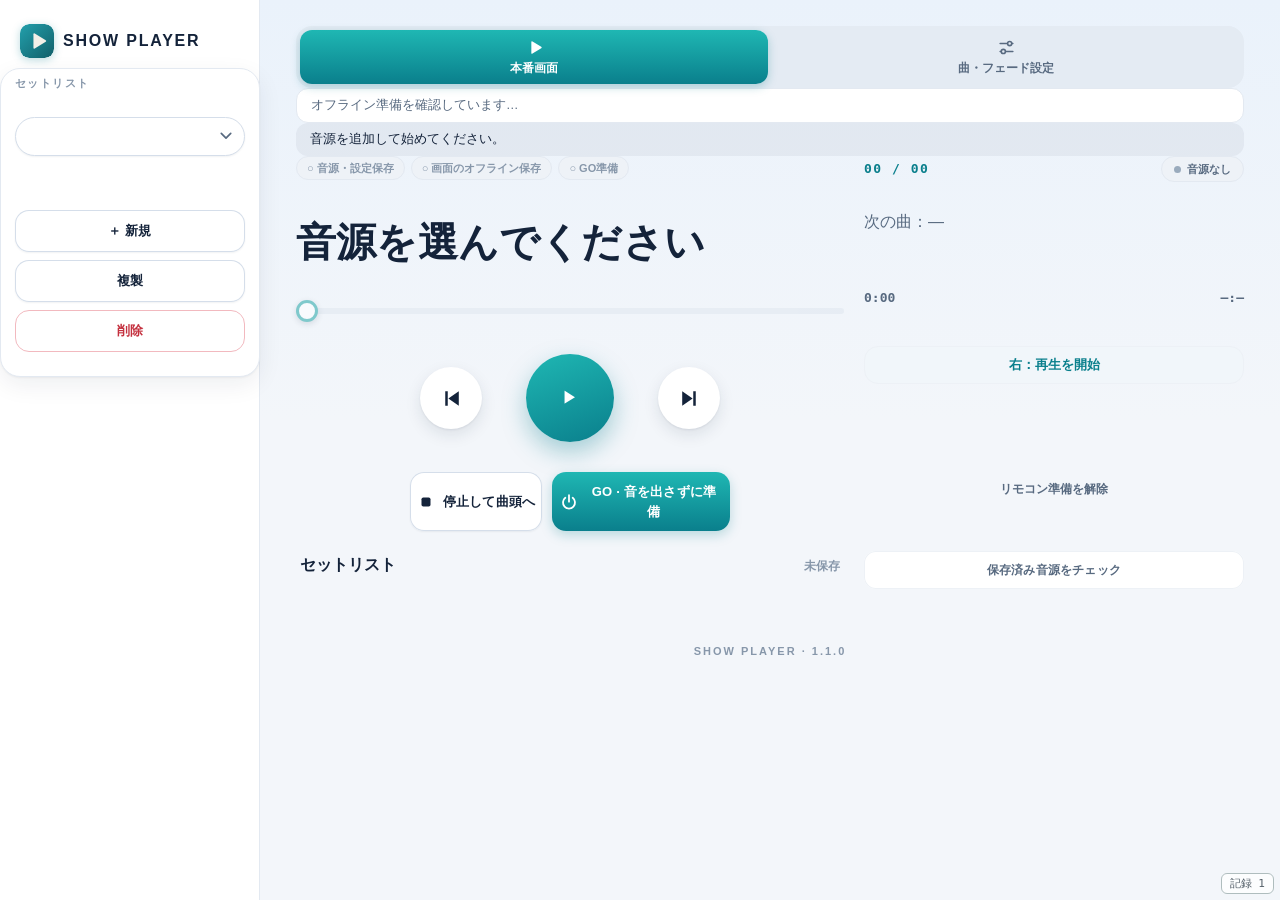
<file: releases/v116/index.html>
<!doctype html><html lang="ja"><head><base href="../../"><meta charset="utf-8"><meta name="viewport" content="width=device-width,initial-scale=1,viewport-fit=cover"><meta name="theme-color" content="#f3f0e8"><meta name="apple-mobile-web-app-capable" content="yes"><title>SHOW PLAYER</title><link rel="manifest" href="manifest.webmanifest"><link rel="stylesheet" href="player.css?v=116"><link rel="icon" href="icon.svg"><link rel="apple-touch-icon" href="icon-192.png"></head><body><main>
<header class="top"><div class="brand"><svg class="logo" viewBox="0 0 48 48" aria-hidden="true"><defs><linearGradient id="lg" x1="0" y1="0" x2="1" y2="1"><stop offset="0" stop-color="#23a0ac"/><stop offset="1" stop-color="#115f69"/></linearGradient></defs><rect width="48" height="48" rx="13" fill="url(#lg)"/><path d="M19 14.5v19a1.2 1.2 0 0 0 1.8 1l15.5-9.5a1.2 1.2 0 0 0 0-2L20.800 13.500a1.200 1.200 0 0 0-1.800 1z" fill="#f3f0e8"/></svg><b>SHOW PLAYER</b></div><span class="pill version">1.1.0</span></header>
<div class="app-grid"><aside class="library-panel panel">
<label class="panel-title" for="listPicker">セットリスト</label><select id="listPicker" class="list-picker"></select>
<p id="listVersion" class="small muted"></p>
<div class="library-actions"><button id="newList" class="secondary">＋ 新規</button><button id="duplicateList" class="secondary">複製</button><button id="deleteList" class="text-danger">削除</button></div>
</aside><div class="workspace"><div class="tabs"><button id="liveTab" class="selected"><svg viewBox="0 0 24 24" aria-hidden="true"><path d="M8 5.2v13.6a1 1 0 0 0 1.5.86l11-6.8a1 1 0 0 0 0-1.72l-11-6.8A1 1 0 0 0 8 5.2z"/></svg>本番画面</button><button id="editTab"><svg viewBox="0 0 24 24" aria-hidden="true"><path d="M4 7h9M19 7h1M4 17h1M11 17h9" fill="none" stroke="currentColor" stroke-width="2" stroke-linecap="round"/><circle cx="16" cy="7" r="2.6" fill="none" stroke="currentColor" stroke-width="2"/><circle cx="8" cy="17" r="2.6" fill="none" stroke="currentColor" stroke-width="2"/></svg>曲・フェード設定</button></div>
<div id="engineNote" class="banner" hidden></div><div id="offlineStatus" class="banner" role="status">オフライン準備を確認しています…</div>
<div id="notice" class="notice" role="status">音源を追加して始めてください。</div>
<section id="live" class="live-player"><div class="preparation" aria-label="本番前の準備"><span id="prepSaved">○ 音源・設定保存</span><span id="prepOffline">○ 画面のオフライン保存</span><span id="prepRemote">○ GO準備</span></div>
<div class="title-row"><span id="number" class="eyebrow">00 / 00</span><span id="state" class="pill">音源なし</span></div>
<h1 id="title">音源を選んでください</h1><p id="nextTitle" class="muted">次の曲：—</p>
<input id="seek" class="seek-slider" type="range" min="0" max="0" step="0.01" value="0" aria-label="再生位置" disabled><p id="seekHint" class="small muted"></p><div class="progress" hidden><div id="progressBar"></div></div><div class="times"><span id="position">0:00</span><span id="duration">0:00</span></div>
<div class="transport"><button id="previous" class="skip" aria-label="曲頭・前曲"><svg viewBox="0 0 24 24" aria-hidden="true"><path d="M6 5h2.4v14H6zM19 5v14L9 12z"/></svg></button><button id="central" class="central" aria-label="再生・一時停止">▶</button><button id="next" class="skip" aria-label="フェードアウト・次曲"><svg viewBox="0 0 24 24" aria-hidden="true"><path d="M15.6 5H18v14h-2.4zM5 5v14l10-7z"/></svg></button></div>
<div class="hint"><b id="nextHint">右：再生を開始</b><p id="fadeStatus"></p></div>
<div class="action-row"><button id="stop" class="secondary"><svg viewBox="0 0 24 24" aria-hidden="true"><rect x="6" y="6" width="12" height="12" rx="2.4"/></svg>停止して曲頭へ</button><button id="go" class="primary">GO · 音を出さずに準備</button></div>
<div class="remote-row"><button id="releaseRemote" class="text-button">リモコン準備を解除</button><span id="remoteStatus" class="small muted"></span></div>
<div id="selectionPanel" class="panel" hidden><p class="eyebrow">次に開始する曲</p><h2 id="selectedTitle"></h2><div class="selection-actions"><button id="activateSelected" class="primary">選んだ曲を再生 →</button><button id="cancelSelected" class="text-button">選択を解除</button></div></div>
<div class="section-heading"><h2>セットリスト</h2><span id="saveStatus" class="small muted">未保存</span></div><button id="audioCheck" class="secondary">保存済み音源をチェック</button><div id="trackList"></div>
</section>
<section id="edit" hidden><div class="edit-title"><h2>音源と曲ごとの設定</h2><a class="manual-link" href="manual.html" target="_blank" rel="noopener">使い方マニュアル</a></div><div id="editorSaveStatus" class="banner" role="status">保存状態を確認しています…</div><label class="panel-title" for="listName">セットリスト名</label><input id="listName" class="name-input" type="text" placeholder="ショー名">
<div id="audioDropZone" class="audio-drop-zone" role="region" aria-label="音源ファイルの取り込み"><p><b>音源をここへドロップ</b></p><label class="primary file-label">＋ 音源を追加<input id="files" type="file" accept="audio/*,.mp3,.wav,.m4a,.aac,.aif,.aiff" multiple hidden></label></div><p id="importStatus" class="small muted"></p><div class="reuse-row"><select id="reusePicker" aria-label="保存済み音源を選択"></select><button id="reuseAdd" class="secondary">保存済み音源を追加</button></div>
<div class="order-panel"><h2>曲順</h2><div id="orderList"></div><p id="orderStatus" class="small muted" role="status"></p></div><div id="editList"></div>
<div class="edit-save"><button id="save" class="primary">設定を保存する</button><button id="back" class="secondary">保存して本番画面へ戻る</button><button id="testUnsaved" class="text-button">保存せず本番画面でテスト</button></div></section>
<footer>SHOW PLAYER · 1.1.0</footer>
</div></div><audio id="audio" preload="auto" playsinline></audio><audio id="receiver" src="receiver-silence.wav" preload="auto" loop playsinline></audio>
</main><script type="module" src="player.mjs?v=116"></script></body></html>
</file>
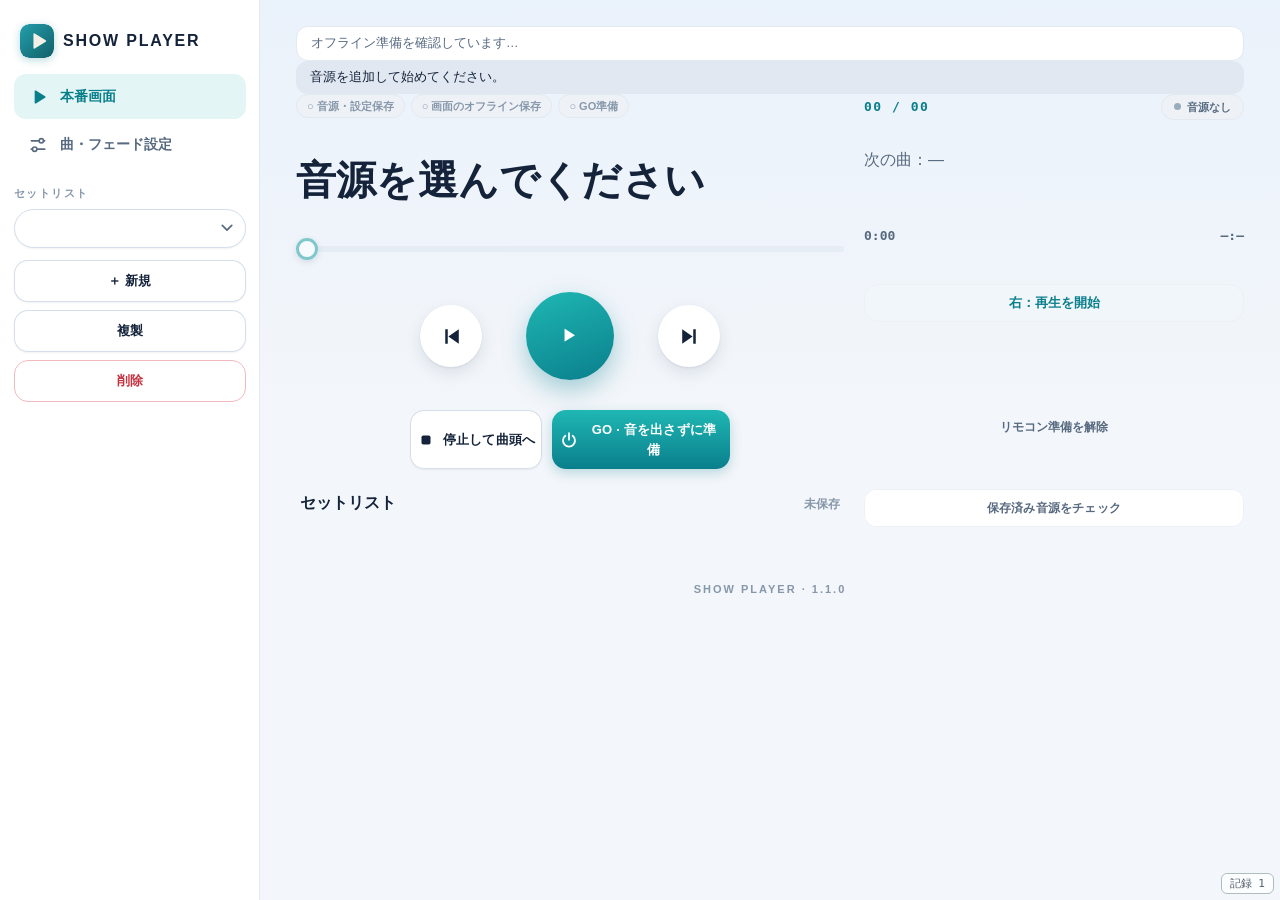
<file: releases/v117/index.html>
<!doctype html><html lang="ja"><head><base href="../../"><meta charset="utf-8"><meta name="viewport" content="width=device-width,initial-scale=1,viewport-fit=cover"><meta name="theme-color" content="#0a1620"><meta name="apple-mobile-web-app-capable" content="yes"><meta name="apple-mobile-web-app-status-bar-style" content="black"><title>SHOW PLAYER</title><link rel="manifest" href="manifest.webmanifest"><link rel="stylesheet" href="player.css?v=117"><link rel="icon" href="icon.svg"><link rel="apple-touch-icon" href="icon-192.png"></head><body><main>
<header class="top"><div class="brand"><svg class="logo" viewBox="0 0 48 48" aria-hidden="true"><defs><linearGradient id="lg" x1="0" y1="0" x2="1" y2="1"><stop offset="0" stop-color="#23a0ac"/><stop offset="1" stop-color="#115f69"/></linearGradient></defs><rect width="48" height="48" rx="13" fill="url(#lg)"/><path d="M19 14.5v19a1.2 1.2 0 0 0 1.8 1l15.5-9.5a1.2 1.2 0 0 0 0-2L20.800 13.500a1.200 1.200 0 0 0-1.800 1z" fill="#f3f0e8"/></svg><b>SHOW PLAYER</b></div><span class="pill version">1.1.0</span></header>
<div class="app-grid"><aside class="library-panel"><div class="tabs"><button id="liveTab" class="selected"><svg viewBox="0 0 24 24" aria-hidden="true"><path d="M8 5.2v13.6a1 1 0 0 0 1.5.86l11-6.8a1 1 0 0 0 0-1.72l-11-6.8A1 1 0 0 0 8 5.2z"/></svg>本番画面</button><button id="editTab"><svg viewBox="0 0 24 24" aria-hidden="true"><path d="M4 7h9M19 7h1M4 17h1M11 17h9" fill="none" stroke="currentColor" stroke-width="2" stroke-linecap="round"/><circle cx="16" cy="7" r="2.6" fill="none" stroke="currentColor" stroke-width="2"/><circle cx="8" cy="17" r="2.6" fill="none" stroke="currentColor" stroke-width="2"/></svg>曲・フェード設定</button></div>
<div class="side-list panel"><label class="panel-title" for="listPicker">セットリスト</label><select id="listPicker" class="list-picker"></select>
<p id="listVersion" class="small muted"></p>
<div class="library-actions"><button id="newList" class="secondary">＋ 新規</button><button id="duplicateList" class="secondary">複製</button><button id="deleteList" class="text-danger">削除</button></div>
</div>
</aside><div class="workspace"><div id="engineNote" class="banner" hidden></div><div id="offlineStatus" class="banner" role="status">オフライン準備を確認しています…</div>
<div id="notice" class="notice" role="status">音源を追加して始めてください。</div>
<section id="live" class="live-player"><div class="preparation" aria-label="本番前の準備"><span id="prepSaved">○ 音源・設定保存</span><span id="prepOffline">○ 画面のオフライン保存</span><span id="prepRemote">○ GO準備</span></div>
<div class="title-row"><span id="number" class="eyebrow">00 / 00</span><span id="state" class="pill">音源なし</span></div>
<h1 id="title">音源を選んでください</h1><p id="nextTitle" class="muted">次の曲：—</p>
<input id="seek" class="seek-slider" type="range" min="0" max="0" step="0.01" value="0" aria-label="再生位置" disabled><p id="seekHint" class="small muted"></p><div class="progress" hidden><div id="progressBar"></div></div><div class="times"><span id="position">0:00</span><span id="duration">0:00</span></div>
<div class="transport"><button id="previous" class="skip" aria-label="曲頭・前曲"><svg viewBox="0 0 24 24" aria-hidden="true"><path d="M6 5h2.4v14H6zM19 5v14L9 12z"/></svg></button><button id="central" class="central" aria-label="再生・一時停止">▶</button><button id="next" class="skip" aria-label="フェードアウト・次曲"><svg viewBox="0 0 24 24" aria-hidden="true"><path d="M15.6 5H18v14h-2.4zM5 5v14l10-7z"/></svg></button></div>
<div class="hint"><b id="nextHint">右：再生を開始</b><p id="fadeStatus"></p></div>
<div class="action-row"><button id="stop" class="secondary"><svg viewBox="0 0 24 24" aria-hidden="true"><rect x="6" y="6" width="12" height="12" rx="2.4"/></svg>停止して曲頭へ</button><button id="go" class="primary">GO · 音を出さずに準備</button></div>
<div class="remote-row"><button id="releaseRemote" class="text-button">リモコン準備を解除</button><span id="remoteStatus" class="small muted"></span></div>
<div id="selectionPanel" class="panel" hidden><p class="eyebrow">次に開始する曲</p><h2 id="selectedTitle"></h2><div class="selection-actions"><button id="activateSelected" class="primary">選んだ曲を再生 →</button><button id="cancelSelected" class="text-button">選択を解除</button></div></div>
<div class="section-heading"><h2>セットリスト</h2><span id="saveStatus" class="small muted">未保存</span></div><button id="audioCheck" class="secondary">保存済み音源をチェック</button><div id="trackList"></div>
</section>
<section id="edit" hidden><div class="edit-title"><h2>音源と曲ごとの設定</h2><a class="manual-link" href="manual.html" target="_blank" rel="noopener">使い方マニュアル</a></div><div id="editorSaveStatus" class="banner" role="status">保存状態を確認しています…</div><label class="panel-title" for="listName">セットリスト名</label><input id="listName" class="name-input" type="text" placeholder="ショー名">
<div id="audioDropZone" class="audio-drop-zone" role="region" aria-label="音源ファイルの取り込み"><p><b>音源をここへドロップ</b></p><label class="primary file-label">＋ 音源を追加<input id="files" type="file" accept="audio/*,.mp3,.wav,.m4a,.aac,.aif,.aiff" multiple hidden></label></div><p id="importStatus" class="small muted"></p><div class="reuse-row"><select id="reusePicker" aria-label="保存済み音源を選択"></select><button id="reuseAdd" class="secondary">保存済み音源を追加</button></div>
<div class="order-panel"><h2>曲順</h2><div id="orderList"></div><p id="orderStatus" class="small muted" role="status"></p></div><div id="editList"></div>
<div class="edit-save"><button id="save" class="primary">設定を保存する</button><button id="back" class="secondary">保存して本番画面へ戻る</button><button id="testUnsaved" class="text-button">保存せず本番画面でテスト</button></div></section>
<footer>SHOW PLAYER · 1.1.0</footer>
</div></div><audio id="audio" preload="auto" playsinline></audio><audio id="receiver" src="receiver-silence.wav" preload="auto" loop playsinline></audio>
</main><script type="module" src="player.mjs?v=117"></script></body></html>
</file>
<file: player.css>
/* SHOW PLAYER — light / Apple-style theme (v126). Visual layer only; behavior lives in player.mjs.
   Rules that must stay true (click areas):
   - every option / toggle is its own real <button>; no overlay layers over controls
   - Mac Safari Dock app: children of a button never become the click target (html:not(.ios) button *{pointer-events:none}) */
:root{color-scheme:light;
 --bg:#f3f6fa;--bg-2:#e9f0f8;--panel:#ffffff;--border:#e3e9f1;--line:#edf1f6;
 --text:#14233a;--muted:#586a80;--faint:#8797aa;
 --accent:#0f9d9e;--accent-2:#1fb7b3;--accent-deep:#0a7f8c;--accent-text:#0a7f8c;--on-accent:#ffffff;
 --soft:#e3f5f5;--soft-2:#d3eeee;--soft-border:#a9dcdc;
 --field:#eef2f7;--field-border:#d5deea;--hover:#f6f9fc;--track:#dde5ee;
 --blue-soft:#e8f0ff;--blue:#2559c4;
 --danger:#c4313f;--danger-bg:#fdecee;--danger-border:#f2b9bf;
 --warn-bg:#fff4d9;--warn:#8a5a00;--warn-border:#efc766;
 --shadow-s:0 1px 2px rgba(20,35,58,.06);--shadow:0 1px 2px rgba(20,35,58,.05),0 8px 24px rgba(20,35,58,.07);--shadow-l:0 2px 4px rgba(20,35,58,.05),0 14px 36px rgba(20,35,58,.09);
 --radius:20px;--mono:ui-monospace,"SF Mono",SFMono-Regular,Menlo,Consolas,monospace}
*{box-sizing:border-box}
html{background:var(--bg)}
body{margin:0;min-height:100vh;color:var(--text);font-family:-apple-system,BlinkMacSystemFont,"Hiragino Sans","Hiragino Kaku Gothic ProN","Helvetica Neue",sans-serif;font-feature-settings:"palt";line-height:1.5;-webkit-text-size-adjust:100%;background:linear-gradient(180deg,#eaf2fb 0%,var(--bg) 340px)}
main{max-width:680px;margin:auto;padding:10px 14px calc(30px + env(safe-area-inset-bottom));display:grid;grid-template-columns:minmax(0,1fr) auto;grid-template-areas:"brand pick" "tabs tabs" "work work";column-gap:10px;row-gap:10px;align-items:center}
button,select,input,textarea{font:inherit;color:inherit}
button{cursor:pointer;-webkit-tap-highlight-color:transparent;transition:background-color .15s,box-shadow .15s,transform .08s,border-color .15s,color .15s}
button:disabled{opacity:.42;cursor:default}
button:focus-visible,select:focus-visible,input:focus-visible,a:focus-visible{outline:2.5px solid var(--accent-2);outline-offset:2px}
[hidden]{display:none!important}
h1,h2,h3,p{margin:0}
svg{display:block}
.muted{color:var(--muted)}.small{font-size:12px}
html:not(.ios) button *{pointer-events:none}

/* ---------- header / list picker / tabs ---------- */
.top{grid-area:brand;display:flex;align-items:center;gap:10px;min-width:0}
.brand{display:flex;align-items:center;gap:9px;min-width:0}
.logo{width:30px;height:30px;border-radius:9px;flex:none;box-shadow:0 2px 8px rgba(10,127,140,.28)}
.brand b{font-size:14.5px;font-weight:800;letter-spacing:1.1px;white-space:nowrap}
.pill{display:inline-flex;align-items:center;gap:6px;font-size:11px;font-weight:700;border:1px solid var(--border);background:var(--panel);border-radius:20px;padding:3px 11px;white-space:nowrap;color:var(--muted)}
.version{display:none}
.app-grid,.library-panel{display:contents}
.side-list,.side-list.panel{grid-area:pick;position:relative;min-width:0;background:none;border:0;box-shadow:none;padding:0;border-radius:0}
.side-head,#listVersion{display:none}
.side-pick{display:flex;align-items:center;gap:6px}
.list-picker,.reuse-row select{width:100%;-webkit-appearance:none;appearance:none;background:#fff url("data:image/svg+xml,%3Csvg xmlns='http://www.w3.org/2000/svg' width='12' height='8' viewBox='0 0 14 9'%3E%3Cpath d='M1.500 1.500l5.500 5.500 5.500-5.500' fill='none' stroke='%23586a80' stroke-width='2' stroke-linecap='round' stroke-linejoin='round'/%3E%3C/svg%3E") no-repeat right 12px center;color:var(--text);border:1px solid var(--field-border);border-radius:999px;padding:8px 30px 8px 14px;font-size:14px;font-weight:700;box-shadow:var(--shadow-s);text-overflow:ellipsis}
.side-pick .list-picker{width:132px;min-width:0}
.icon-btn{display:grid;place-items:center;flex:none;width:38px;height:38px;border-radius:50%;border:1px solid var(--field-border);background:#fff;color:var(--muted);box-shadow:var(--shadow-s);padding:0}
.icon-btn svg{width:20px;height:20px}
.icon-btn:hover:not(:disabled),.side-list.menu-open .icon-btn{background:var(--soft);color:var(--accent-text);border-color:var(--soft-border)}
.library-actions{display:none;position:absolute;right:0;top:calc(100% + 8px);z-index:40;width:min(250px,84vw);flex-direction:column;gap:8px;background:#fff;border:1px solid var(--border);border-radius:18px;box-shadow:var(--shadow-l);padding:10px}
.side-list.menu-open .library-actions{display:flex}
.library-actions .secondary{min-height:44px;font-size:14px}
.library-actions .text-danger{min-height:44px;border:1px solid var(--danger-border);border-radius:14px;background:#fff}
.tabs{grid-area:tabs;display:flex;gap:4px;background:#e4ebf3;border-radius:16px;padding:4px}
.tabs button{flex:1;min-width:0;display:flex;flex-direction:column;align-items:center;justify-content:center;gap:3px;font-size:11.5px;font-weight:700;background:none;color:var(--muted);border:0;padding:8px 2px 7px;border-radius:12px;white-space:nowrap}
.tabs button svg{width:19px;height:19px;fill:currentColor;flex:none}
.tabs button:hover:not(.selected){background:rgba(255,255,255,.6)}
.tabs .selected{background:linear-gradient(180deg,var(--accent-2),var(--accent-deep));color:var(--on-accent);box-shadow:0 3px 10px rgba(10,127,140,.28)}
.workspace{grid-area:work;min-width:0}

/* ---------- common controls ---------- */
.panel{background:var(--panel);border:1px solid var(--border);border-radius:var(--radius);padding:14px 16px;box-shadow:var(--shadow)}
.panel-title{display:block;font-size:11px;font-weight:800;color:var(--faint);letter-spacing:1.4px;margin-bottom:7px}
.name-input{width:100%;background:#fff;color:var(--text);border:1px solid var(--field-border);border-radius:13px;padding:11px 14px;font-size:16px;font-weight:600}
.primary,.secondary{display:flex;align-items:center;justify-content:center;gap:8px;border:0;border-radius:14px;min-height:48px;width:100%;padding:10px 16px;font-size:14px;font-weight:700;letter-spacing:.2px;margin:0}
.primary{background:linear-gradient(180deg,var(--accent-2),var(--accent-deep));color:var(--on-accent);box-shadow:0 4px 12px rgba(10,127,140,.25)}
.primary:hover:not(:disabled){background:linear-gradient(180deg,#27c3be,#0a7480)}
.primary:active:not(:disabled),.secondary:active:not(:disabled){transform:scale(.985)}
.secondary{background:#fff;color:var(--text);box-shadow:inset 0 0 0 1px var(--field-border),var(--shadow-s)}
.secondary:hover:not(:disabled){background:var(--hover)}
.secondary svg{width:18px;height:18px;fill:currentColor;flex:none}
.text-button{background:none;border:0;color:var(--muted);font-size:12px;font-weight:600;padding:8px 6px}
.text-button:hover:not(:disabled){color:var(--accent-text)}
.text-danger{background:none;border:0;color:var(--danger);font-size:14px;font-weight:700}
.file-label{margin-top:10px}

/* ---------- status ---------- */
.status-row{display:flex;flex-direction:column;gap:6px;margin:0 0 10px}
.banner,.notice{font-size:12px;padding:6px 12px;border-radius:12px;margin:0;white-space:nowrap;overflow:hidden;text-overflow:ellipsis}
.banner{border:1px solid var(--border);background:#fff;color:var(--muted)}
.banner.ready{border-color:var(--soft-border);color:var(--accent-text);background:var(--soft);font-weight:600}
.notice{background:rgba(20,35,58,.05);color:var(--text)}
.notice.error{background:var(--danger-bg);color:var(--danger);font-weight:600;white-space:normal}
#engineNote,#seekHint,#remoteStatus{display:none!important}
.preparation{display:flex;flex-wrap:wrap;gap:6px;margin:0 0 10px}
.preparation:not(:has(span:not(.ready))){display:none}
.preparation span{font-size:11px;font-weight:600;padding:3px 10px;border:1px solid var(--border);border-radius:20px;color:var(--faint);background:var(--field)}
.preparation span.ready{border-color:var(--soft-border);color:var(--accent-text);background:var(--soft)}

/* ---------- live screen ---------- */
#live{display:block}
.live-main{display:flex;flex-direction:column;gap:10px}
.np-card,.next-card,.sl-card{background:var(--panel);border:1px solid var(--border);border-radius:24px;box-shadow:var(--shadow)}
.np-card{padding:16px 16px 12px;background:linear-gradient(165deg,#ffffff 0%,#f4f9fd 100%)}
.title-row{display:flex;align-items:center;gap:10px}
.eyebrow{font-size:13px;font-weight:800;color:var(--accent-text);letter-spacing:1.5px;font-family:var(--mono);font-variant-numeric:tabular-nums}
.title-row .pill{margin-left:auto;background:var(--field);color:var(--muted);font-weight:800;padding:4px 12px}
.title-row .pill::before{content:"";width:7px;height:7px;border-radius:50%;background:#9aabbd}
#state[data-state=playing],#state[data-state=fadingIn],#state[data-state=starting]{background:var(--soft);border-color:var(--soft-border);color:var(--accent-text)}
#state[data-state=playing]::before,#state[data-state=fadingIn]::before,#state[data-state=starting]::before{background:var(--accent)}
#state[data-state=fadingOut],#state[data-state=paused],#state[data-state=waiting]{background:var(--warn-bg);border-color:var(--warn-border);color:var(--warn)}
#state[data-state=fadingOut]::before,#state[data-state=paused]::before,#state[data-state=waiting]::before{background:#d9a21b}
#state[data-state=error]{background:var(--danger-bg);border-color:var(--danger-border);color:var(--danger)}
#state[data-state=error]::before{background:var(--danger)}
.live-player h1{font-size:clamp(26px,7.4vw,40px);line-height:1.2;font-weight:800;letter-spacing:.2px;margin:8px 0 2px;overflow-wrap:anywhere;display:-webkit-box;-webkit-box-orient:vertical;-webkit-line-clamp:2;overflow:hidden}
.seek-slider{--p:0%;display:block;width:100%;height:30px;margin:8px 0 0;background:none;-webkit-appearance:none;appearance:none;cursor:pointer;touch-action:pan-y}
.seek-slider::-webkit-slider-runnable-track{height:6px;border-radius:6px;background:linear-gradient(90deg,var(--accent) var(--p),var(--track) var(--p))}
.seek-slider::-moz-range-track{height:6px;border-radius:6px;background:var(--track)}
.seek-slider::-moz-range-progress{height:6px;border-radius:6px;background:var(--accent)}
.seek-slider::-webkit-slider-thumb{-webkit-appearance:none;width:22px;height:22px;margin-top:-8px;border-radius:50%;background:#fff;border:3px solid var(--accent);box-shadow:0 2px 6px rgba(20,35,58,.25)}
.seek-slider::-moz-range-thumb{width:16px;height:16px;border-radius:50%;background:#fff;border:3px solid var(--accent);box-shadow:0 2px 6px rgba(20,35,58,.25)}
.seek-slider:disabled{opacity:.5;cursor:default}
.times{display:flex;justify-content:space-between;font-size:13px;font-weight:600;color:var(--muted);font-family:var(--mono);font-variant-numeric:tabular-nums}
.transport{display:flex;justify-content:center;align-items:center;gap:26px;margin:8px 0 10px}
.transport button{border:0;border-radius:50%;width:58px;height:58px;display:grid;place-items:center;background:#fff;color:var(--text);padding:0;box-shadow:0 1px 2px rgba(20,35,58,.08),0 6px 16px rgba(20,35,58,.1)}
.transport button svg{width:25px;height:25px;fill:currentColor}
.transport button:hover:not(:disabled){background:var(--hover)}
.transport button:active:not(:disabled){transform:scale(.95)}
.transport button.central{width:80px;height:80px;background:linear-gradient(160deg,var(--accent-2),var(--accent-deep));color:var(--on-accent);box-shadow:0 10px 24px rgba(10,127,140,.34)}
.transport button.central:hover:not(:disabled){background:linear-gradient(160deg,#27c3be,#0a7480)}
.transport button.central svg{width:34px;height:34px}
.hint{display:flex;flex-wrap:wrap;align-items:center;justify-content:center;gap:2px 12px;text-align:center;margin:0 0 10px;padding:8px 12px;border-radius:14px;background:#f1f6fa;border:1px solid var(--line)}
.hint b{font-size:13px;color:var(--accent-text)}
.hint p{font-size:12.5px;font-weight:600;color:var(--muted)}
.hint p:empty{display:none}
.action-row{display:flex;gap:10px}
.action-row .secondary{flex:1;min-height:46px;font-size:13px;white-space:nowrap;padding:8px 6px}
.action-row .primary{flex:1.35;min-height:46px;font-size:13px;padding:10px 8px}
#go::before{content:"";width:18px;height:18px;flex:none;background:currentColor;-webkit-mask:url("data:image/svg+xml,%3Csvg xmlns='http://www.w3.org/2000/svg' viewBox='0 0 24 24'%3E%3Cpath d='M12 3v8.500M7.100 6.400a8 8 0 1 0 9.800 0' fill='none' stroke='black' stroke-width='2.400' stroke-linecap='round'/%3E%3C/svg%3E") center/contain no-repeat;mask:url("data:image/svg+xml,%3Csvg xmlns='http://www.w3.org/2000/svg' viewBox='0 0 24 24'%3E%3Cpath d='M12 3v8.500M7.100 6.400a8 8 0 1 0 9.800 0' fill='none' stroke='black' stroke-width='2.400' stroke-linecap='round'/%3E%3C/svg%3E") center/contain no-repeat}
#go[data-ready=true]{background:var(--soft);color:var(--accent-text);box-shadow:inset 0 0 0 1.5px var(--soft-border)}
#go[data-ready=true]:disabled{opacity:.85}
.remote-row{display:flex;justify-content:center;margin-top:0}
.next-card{padding:12px 16px}
.next-label{font-size:10.5px;font-weight:800;letter-spacing:2px;color:var(--accent-text)}
.next-title{font-size:16px;font-weight:700;overflow-wrap:anywhere;line-height:1.35;margin-top:1px}
.next-meta{font-size:12px;font-weight:600;color:var(--faint);margin-top:1px}
.next-meta:empty{display:none}
#selectionPanel{background:var(--warn-bg);border-color:var(--warn-border);box-shadow:none}
#selectionPanel .eyebrow{color:var(--warn);font-size:11px;letter-spacing:1.4px}
#selectionPanel h2{font-size:17px;font-weight:800;margin:2px 0 10px;overflow-wrap:anywhere}
.selection-actions{display:flex;align-items:center;gap:8px}
.selection-actions .primary{flex:1}

/* ---------- setlist ---------- */
.sl-card{margin-top:10px;padding:12px 12px 10px}
.section-heading{display:flex;justify-content:space-between;align-items:baseline;margin:2px 4px 8px}
.section-heading h2{font-size:16px;font-weight:800}
.section-heading .small{font-weight:600;color:var(--faint)}
#audioCheck{min-height:36px;font-size:12px;font-weight:600;margin-bottom:6px;color:var(--muted);border-radius:12px;box-shadow:inset 0 0 0 1px var(--line)}
#trackList{display:flex;flex-direction:column}
#trackList>p{padding:12px 4px;color:var(--muted)}
.track{position:relative;display:flex;align-items:center;gap:12px;padding:10px 8px;border:0;border-bottom:1px solid var(--line);border-radius:12px;background:none;margin:0}
.track:last-child{border-bottom-color:transparent}
.track-select{width:100%;text-align:left;color:var(--text);cursor:pointer}
.track-select:hover:not(:disabled){background:var(--hover)}
.track-select:active:not(:disabled){background:var(--field)}
.track .num{display:grid;place-items:center;flex:none;width:30px;height:30px;border-radius:50%;background:#eaf0f6;font-size:12px;font-weight:800;color:var(--muted);font-family:var(--mono)}
.track-info{display:flex;flex-direction:column;flex:1;min-width:0}
.track .name{font-size:15.5px;font-weight:700;overflow-wrap:anywhere;line-height:1.3}
.track small{font-size:11.5px;font-weight:600;color:var(--faint);margin-top:1px}
.select-hint{margin-left:auto;flex:none;background:var(--field);border-radius:20px;padding:3px 11px;font-size:11.5px;font-weight:700;color:var(--muted);white-space:nowrap}
.track.current{background:var(--soft);border-bottom-color:transparent}
.track.current .num{background:var(--accent);color:#fff}
.track.current .name::after{content:"";display:inline-block;width:13px;height:12px;margin-left:8px;vertical-align:-1px;background:linear-gradient(var(--accent),var(--accent)) 0 100%/3px 55%,linear-gradient(var(--accent),var(--accent)) 5px 100%/3px 100%,linear-gradient(var(--accent),var(--accent)) 10px 100%/3px 38%;background-repeat:no-repeat}
.track.current .select-hint{background:var(--accent);color:#fff}
.track.next-up .select-hint{background:var(--blue-soft);color:var(--blue)}
.track-select.queued{background:var(--warn-bg);border-bottom-color:transparent}
.track-select.queued .num{background:#e0a927;color:#fff}
.track-select.queued .select-hint{background:#e0a927;color:#fff}

/* ---------- settings screen ---------- */
#edit>*+*,#share>*+*{margin-top:12px}
.edit-title{display:flex;align-items:center;justify-content:space-between;gap:10px}
.edit-title h2{font-size:19px;font-weight:800}
.manual-link{font-size:13px;font-weight:700;color:var(--accent-text);text-decoration:none;border:1px solid var(--soft-border);background:var(--soft);border-radius:20px;padding:6px 14px;white-space:nowrap}
.manual-link:hover{background:var(--soft-2)}
#edit .banner{white-space:normal}
.audio-drop-zone{border:1.5px dashed #b6c4d4;border-radius:18px;padding:14px;background:#fff;text-align:center;transition:background-color .15s,border-color .15s}
.audio-drop-zone p{font-size:14px;font-weight:700;color:var(--muted)}
.audio-drop-zone.drop-active{border-color:var(--accent);background:var(--soft)}
.reuse-row{display:flex;align-items:center;gap:10px}
.reuse-row select{flex:1;min-width:0;font-size:14px;border-radius:13px;padding:10px 34px 10px 14px}
.reuse-row .secondary{flex:0 0 auto;width:auto;min-height:44px;font-size:13px}
.order-panel,.edit-card{background:var(--panel);border:1px solid var(--border);border-radius:var(--radius);padding:14px 16px;box-shadow:var(--shadow)}
.order-panel h2{font-size:12px;font-weight:800;letter-spacing:1.8px;color:var(--faint);margin-bottom:8px}
.order-row{display:flex;align-items:center;gap:10px;min-height:50px;padding:5px 8px;border:1px solid var(--line);border-radius:14px;background:var(--hover);margin:6px 0}
.order-handle,.order-step{display:grid;place-items:center;flex:none;min-width:42px;min-height:42px;border:0;border-radius:11px;background:#fff;color:var(--text);padding:0;box-shadow:inset 0 0 0 1px var(--field-border)}
.order-handle svg{width:20px;height:20px;fill:var(--faint)}
.order-step svg{width:19px;height:19px}
.order-handle{touch-action:none;cursor:grab;-webkit-touch-callout:none;user-select:none;-webkit-user-select:none}
.order-name{flex:1;min-width:0;font-size:14px;font-weight:700;overflow-wrap:anywhere}
.order-dragging{opacity:.55}
.order-target{border-color:var(--accent);box-shadow:0 0 0 2px rgba(15,157,158,.28)}
/* per-song cards: accordion on phones, always open on wide screens */
.edit-card{margin:10px 0;padding:10px 14px;display:grid;grid-template-columns:1fr;column-gap:18px}
.edit-card-header{display:flex;align-items:center;gap:10px}
.edit-card-header h3{display:grid;place-items:center;flex:none;width:30px;height:30px;border-radius:50%;background:var(--soft);color:var(--accent-text);font-size:12px;font-weight:800;font-family:var(--mono)}
.track-name-input{flex:1;min-width:0;width:100%;padding:9px 12px;background:#fff;font-size:16px;font-weight:700;border:1px solid var(--field-border);border-radius:12px}
.card-toggle{display:grid;place-items:center;flex:none;width:40px;height:40px;border-radius:50%;border:0;background:var(--field);color:var(--muted);padding:0}
.card-toggle svg{width:20px;height:20px;transition:transform .15s}
.card-toggle[aria-expanded=true] svg{transform:rotate(180deg)}
.edit-card:not(.collapsed) .edit-card-header{margin-bottom:4px}
.edit-card.collapsed>*:not(.edit-card-header){display:none}
.fade-row,.switch-row{border-top:1px solid var(--line);padding:10px 0}
.row-label{display:flex;align-items:center;justify-content:space-between;flex-wrap:wrap;gap:8px 12px;font-size:14px;font-weight:700}
.pair-row .row-label{justify-content:flex-start}
.mode-toggle{min-height:44px;min-width:104px;border:1px solid var(--field-border);border-radius:12px;background:#fff;color:var(--text);font-size:14px;font-weight:700;padding:8px 14px;box-shadow:var(--shadow-s)}
.mode-toggle:hover{background:var(--hover)}
.mode-toggle.active{border-color:var(--accent);background:var(--soft);color:var(--accent-text);box-shadow:inset 0 0 0 1px var(--accent)}
/* two-option switch: each option is a real button, all of it is clickable */
.mode-toggle.seg{display:inline-flex;flex:none;gap:2px;padding:3px;min-width:0;min-height:46px;border-radius:13px;background:var(--field);border:0;box-shadow:none;cursor:default}
.mode-toggle.seg:hover{background:var(--field)}
.mode-toggle.seg .opt{-webkit-appearance:none;appearance:none;border:0;background:none;font:inherit;font-size:14px;font-weight:700;color:var(--muted);flex:1 0 auto;white-space:nowrap;min-width:76px;min-height:40px;padding:0 14px;border-radius:10px;cursor:pointer;touch-action:manipulation;-webkit-tap-highlight-color:transparent}
.mode-toggle.seg .opt.on{background:linear-gradient(180deg,var(--accent-2),var(--accent-deep));color:#fff;box-shadow:0 2px 8px rgba(10,127,140,.28)}
.mode-toggle.seg.active{background:var(--field);box-shadow:none}
.seconds{display:flex;gap:12px;align-items:center;margin-top:8px}
.seconds input[type=range]{flex:1;min-width:0;height:36px;-webkit-appearance:none;appearance:none;background:none;cursor:pointer;touch-action:pan-y}
.seconds input[type=range]::-webkit-slider-runnable-track{height:6px;border-radius:6px;background:var(--track)}
.seconds input[type=range]::-moz-range-track{height:6px;border-radius:6px;background:var(--track)}
.seconds input[type=range]::-moz-range-progress{height:6px;border-radius:6px;background:var(--accent)}
.seconds input[type=range]::-webkit-slider-thumb{-webkit-appearance:none;width:26px;height:26px;margin-top:-10px;border-radius:50%;background:#fff;border:4px solid var(--accent);box-shadow:0 2px 6px rgba(20,35,58,.25)}
.seconds input[type=range]::-moz-range-thumb{width:18px;height:18px;border-radius:50%;background:#fff;border:4px solid var(--accent)}
.seconds input[type=number]{width:84px;background:#fff;border:1px solid var(--field-border);border-radius:11px;padding:9px 8px;font-size:17px;font-weight:700;text-align:center;font-family:var(--mono);-moz-appearance:textfield}
.seconds span{font-size:13px;font-weight:700;color:var(--muted)}
.edit-actions{display:flex;justify-content:flex-end}
.edit-actions button{border:0;background:none;color:var(--danger);border-radius:10px;padding:6px 8px;min-height:38px;font-size:13px;font-weight:700}
.edit-save{display:flex;flex-direction:column;gap:8px;margin-top:16px}

/* ---------- playlist sharing page ---------- */
.share-card{display:flex;flex-direction:column;gap:10px}
.share-h{font-size:16px;font-weight:800}
.share-card .list-picker{border-radius:13px;padding:11px 34px 11px 14px;font-size:15px}
.share-card .small{margin:0;min-height:1.2em}
.share-drop.busy{opacity:.55;pointer-events:none}
.ios .share-drop p{display:none}
progress{-webkit-appearance:none;appearance:none;display:block;width:100%;height:8px;border:0;border-radius:8px;background:var(--track);overflow:hidden}
progress::-webkit-progress-bar{background:var(--track);border-radius:8px}
progress::-webkit-progress-value{background:linear-gradient(90deg,var(--accent-2),var(--accent));border-radius:8px}
progress::-moz-progress-bar{background:var(--accent);border-radius:8px}
footer{font-size:11px;font-weight:600;color:var(--faint);letter-spacing:2px;text-align:center;padding-top:22px}

/* ---------- wide screens: sidebar + workspace ---------- */
@media(min-width:900px){
 body{background:linear-gradient(180deg,#eaf2fb 0%,var(--bg) 420px)}
 main{max-width:none;margin:0;padding:0;min-height:100vh;display:grid;grid-template-columns:260px minmax(0,1fr);grid-template-rows:auto 1fr;grid-template-areas:none;column-gap:0;row-gap:0;align-items:stretch;background:linear-gradient(90deg,#fff 260px,transparent 260px)}
 main::before{content:"";position:fixed;left:259px;top:0;bottom:0;width:1px;background:var(--border)}
 .top{grid-area:auto;grid-column:1;grid-row:1;padding:24px 20px 10px}
 .logo{width:34px;height:34px}.brand b{font-size:16px;letter-spacing:1.8px}
 .app-grid{display:contents}
 .library-panel{display:flex;flex-direction:column;grid-column:1;grid-row:2;align-self:start;position:sticky;top:0;padding:6px 14px 24px;gap:18px}
 .library-panel .tabs{order:1;flex-direction:column;background:none;padding:0;gap:3px;grid-area:auto}
 .library-panel .tabs button{flex-direction:row;justify-content:flex-start;gap:12px;padding:12px 14px;border-radius:12px;font-size:14px}
 .library-panel .tabs button svg{width:20px;height:20px}
 .library-panel .tabs .selected{background:var(--soft);color:var(--accent-text);box-shadow:none}
 .library-panel .tabs button:hover:not(.selected){background:var(--hover)}
 .side-list{grid-area:auto;order:2;background:none;border:0;box-shadow:none;padding:0 4px}
 .side-head,#listVersion{display:block}
 #listVersion{margin:6px 2px 0;font-size:11.5px}
 .side-pick .list-picker{width:100%}
 .icon-btn#listMenu{display:none}
 .library-actions{display:flex;position:static;width:auto;flex-direction:column;gap:8px;background:none;border:0;box-shadow:none;padding:0;margin-top:12px}
 .library-actions .secondary{min-height:42px;font-size:13px}
 .library-actions .text-danger{min-height:42px;font-size:13px}
 .workspace{grid-area:auto;grid-column:2;grid-row:1/span 2;width:100%;max-width:1180px;margin:0 auto;padding:26px 36px 44px}
 .banner,.notice{font-size:12.5px;padding:7px 14px}
 .np-card{padding:22px 26px 16px}
 .live-player h1{font-size:40px}
 .transport{gap:44px}
 .transport button{width:62px;height:62px}
 .transport button.central{width:88px;height:88px}
 .action-row{max-width:520px;margin:0 auto}
 .edit-card{grid-template-columns:1fr 1fr}
 .edit-card-header,.edit-actions{grid-column:1/-1}
 .edit-card>.fade-row:nth-child(2),.edit-card>.switch-row:nth-child(4){grid-column:1}
 .edit-card>.fade-row:nth-child(3),.edit-card>.switch-row:nth-child(5){grid-column:2}
 .card-toggle{display:none}
 .edit-card.collapsed>*:not(.edit-card-header){display:revert}
 .edit-card.collapsed>.fade-row,.edit-card.collapsed>.switch-row{display:block}
 .edit-card.collapsed>.edit-actions{display:flex}
 footer{padding-top:28px}
}
/* two columns on the live screen when there is room: player on the left, setlist on the right */
@media(min-width:1100px){
 #live{display:grid;grid-template-columns:minmax(0,1fr) 380px;gap:20px;align-items:start}
 .sl-card{margin-top:0;position:sticky;top:20px;max-height:calc(100vh - 40px);overflow:auto}
}
@media(max-width:599px){
 .reuse-row{flex-direction:column;align-items:stretch}
 .reuse-row .secondary{width:100%}
 .seconds input[type=number]{width:76px}
 .mode-toggle.seg .opt{min-width:68px;padding:0 10px}
}

/* small phones (iPhone SE class, short screens): tighten spacing so the 4 key items stay on the first screen */
@media(max-width:599px) and (max-height:740px){
 main{padding-top:6px;row-gap:6px}
 .tabs button{flex-direction:row;gap:6px;padding:8px 2px;font-size:12px}
 .tabs button svg{width:16px;height:16px}
 .banner.ready{display:none}
 .status-row{margin-bottom:6px;gap:4px}
 .notice{padding:5px 10px}
 .np-card{padding:10px 14px 8px;border-radius:20px}
 .live-player h1{font-size:26px;margin:4px 0 0}
 .seek-slider{margin-top:2px;height:26px}
 .transport{margin:2px 0 6px;gap:22px}
 .transport button{width:50px;height:50px}.transport button svg{width:22px;height:22px}
 .transport button.central{width:68px;height:68px}.transport button.central svg{width:30px;height:30px}
 .hint{padding:5px 10px;margin-bottom:6px}
 .action-row .secondary,.action-row .primary{min-height:42px}
 .remote-row .text-button{padding:2px 6px}
 .next-card{padding:8px 14px}
}

.track .ld{flex:none;min-width:1.4em;text-align:center;font-size:17px;font-weight:800;line-height:1;color:#b3bcc6;white-space:nowrap}
.track .ld.ready{color:#1f9d55}
.track .ld.bad{color:#c0392b}
#saveStatus.all-ready{color:#1f9d55;font-weight:700}
.hint p{font-variant-numeric:tabular-nums}
html:not(.ios) .track .select-hint{min-width:3.9em;text-align:center}
.track .ld.stored{color:#6fa8dc}
#saveStatus.all-stored{color:#3f8cc9;font-weight:700}
.ios .track .ld{min-width:1.2em;font-size:16px}
</file>
